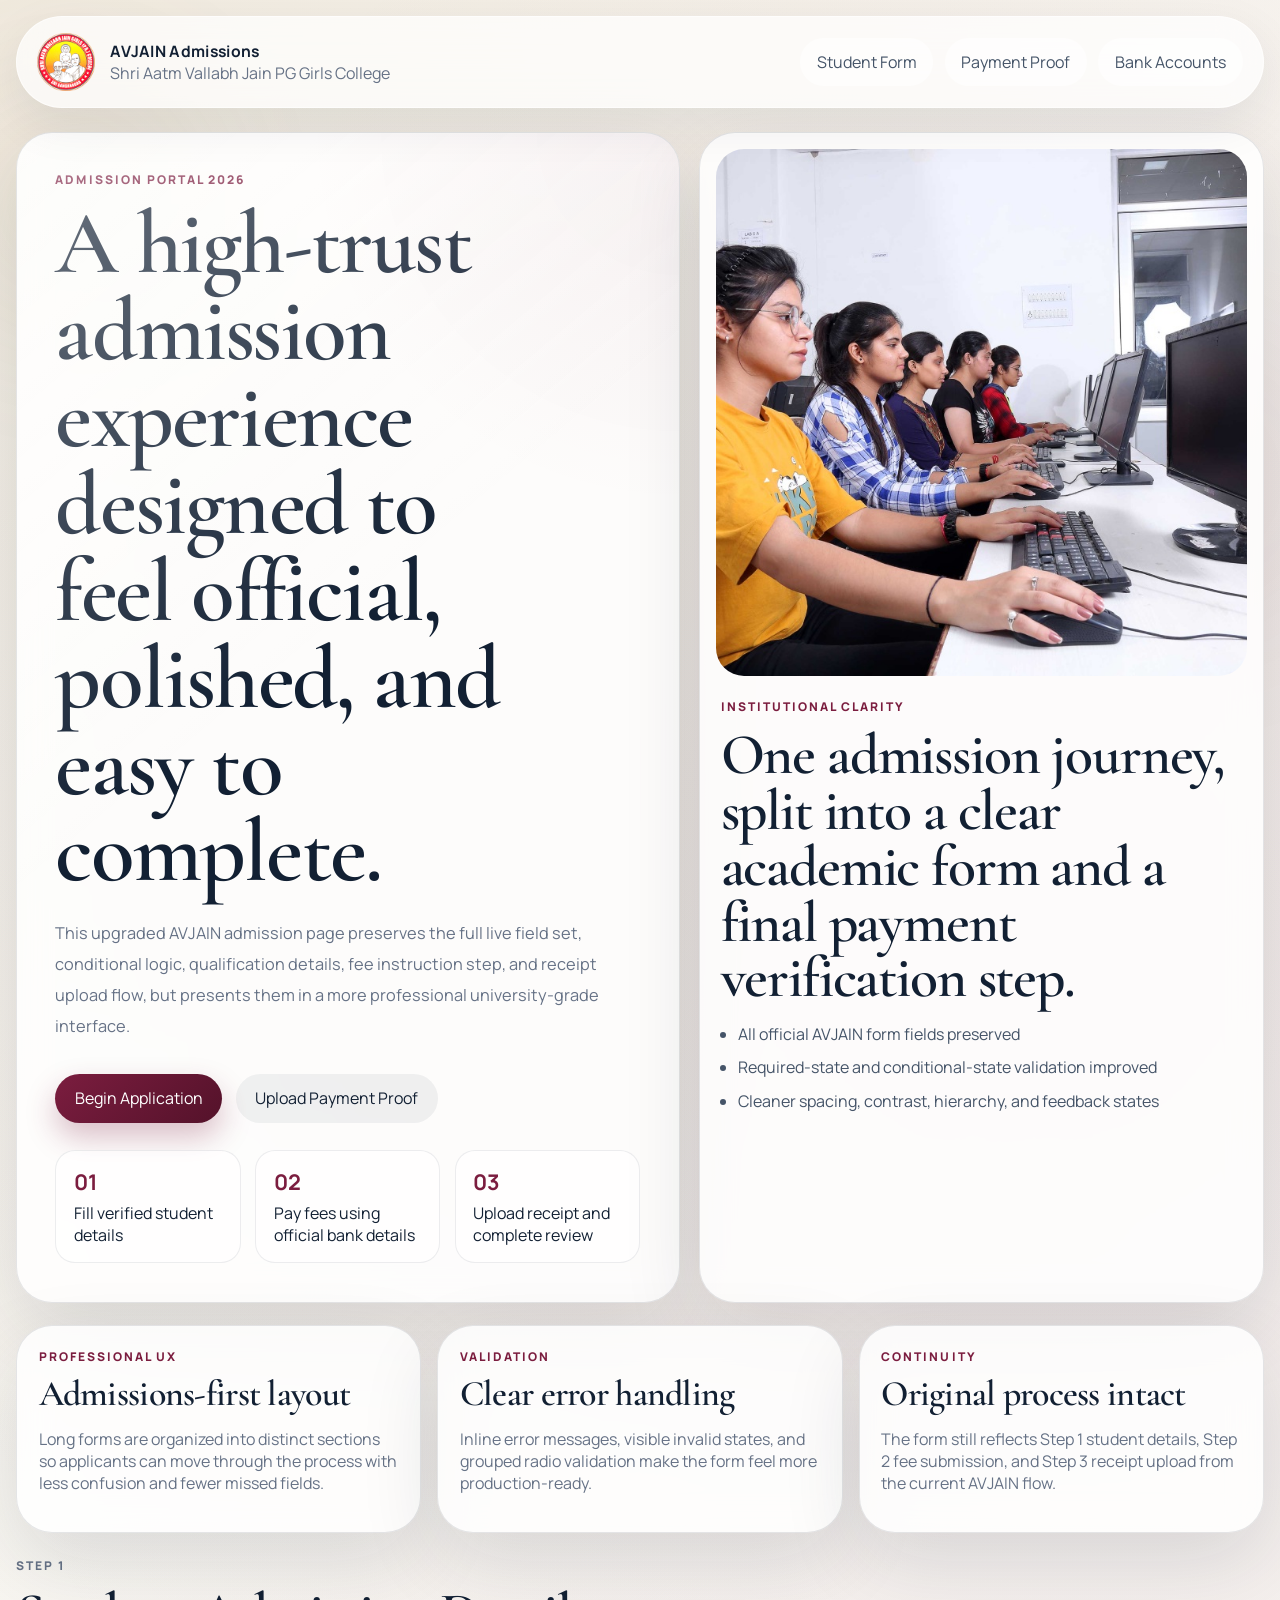
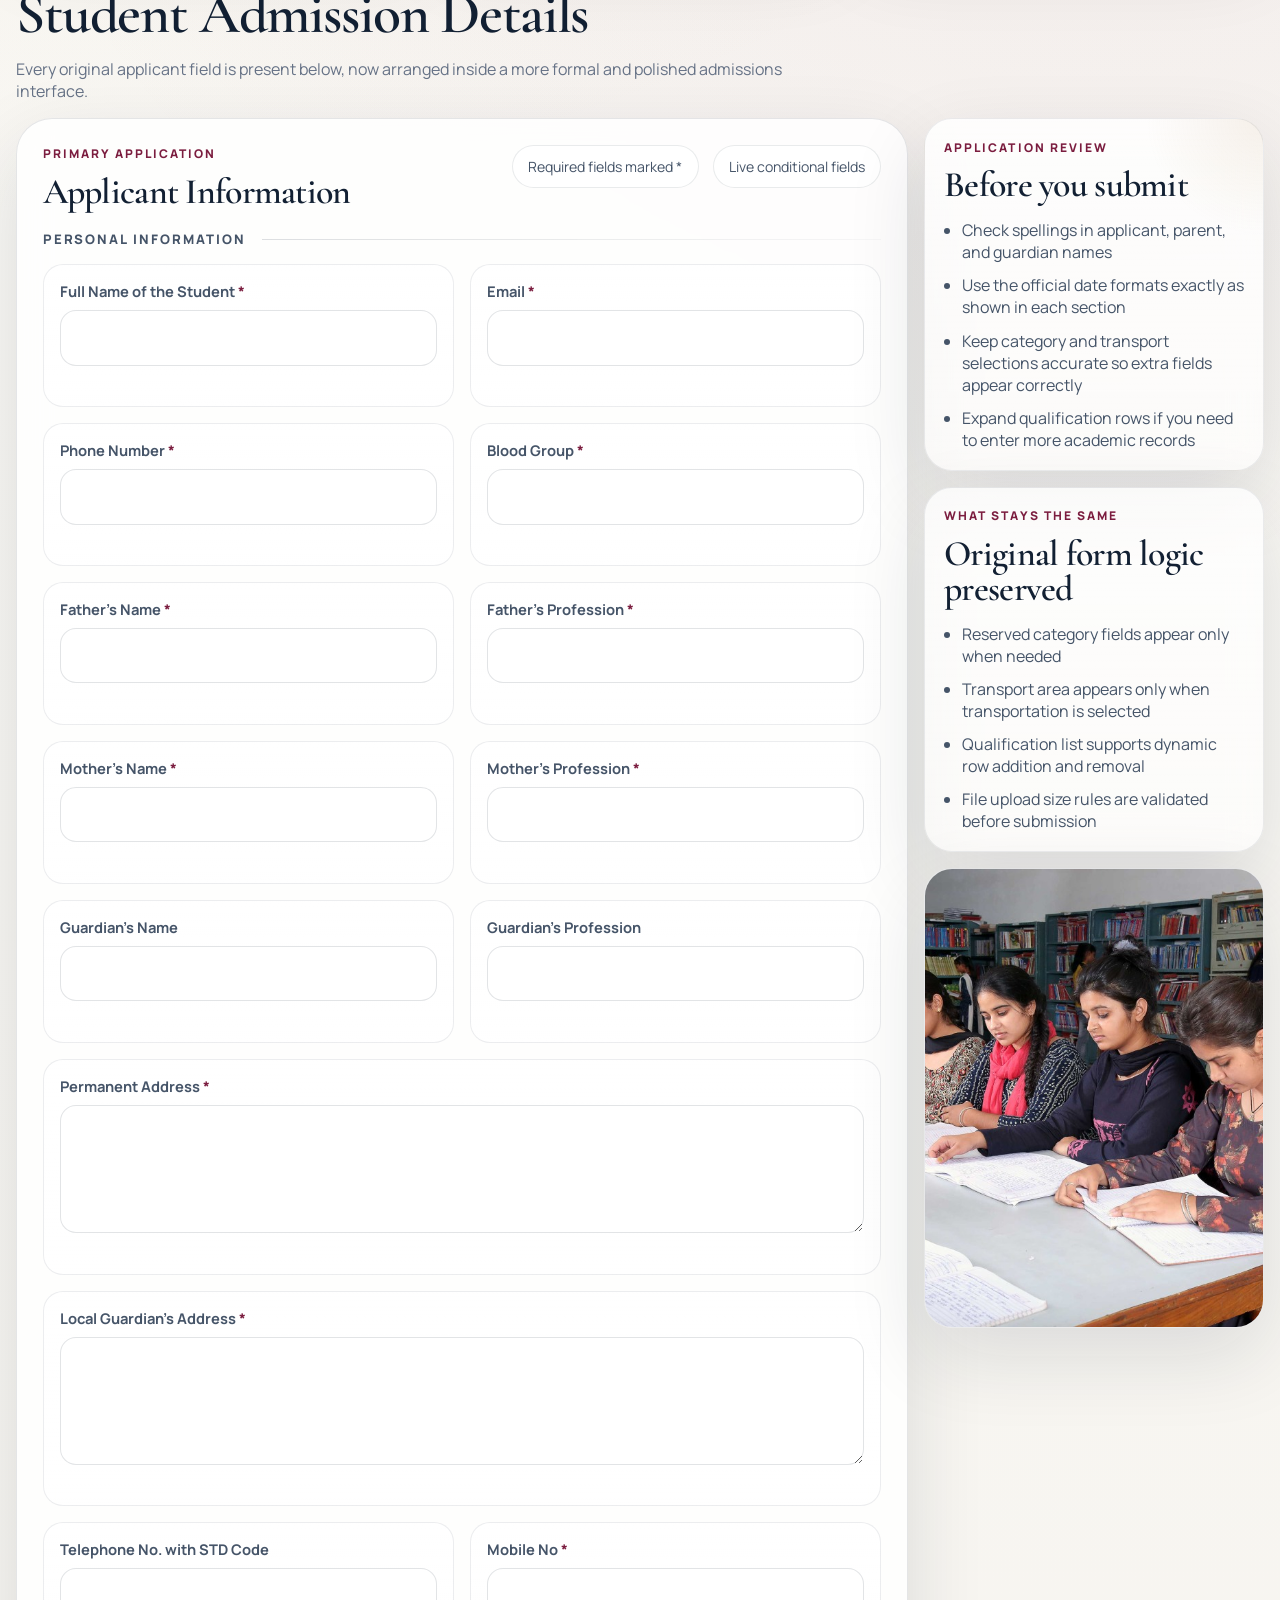
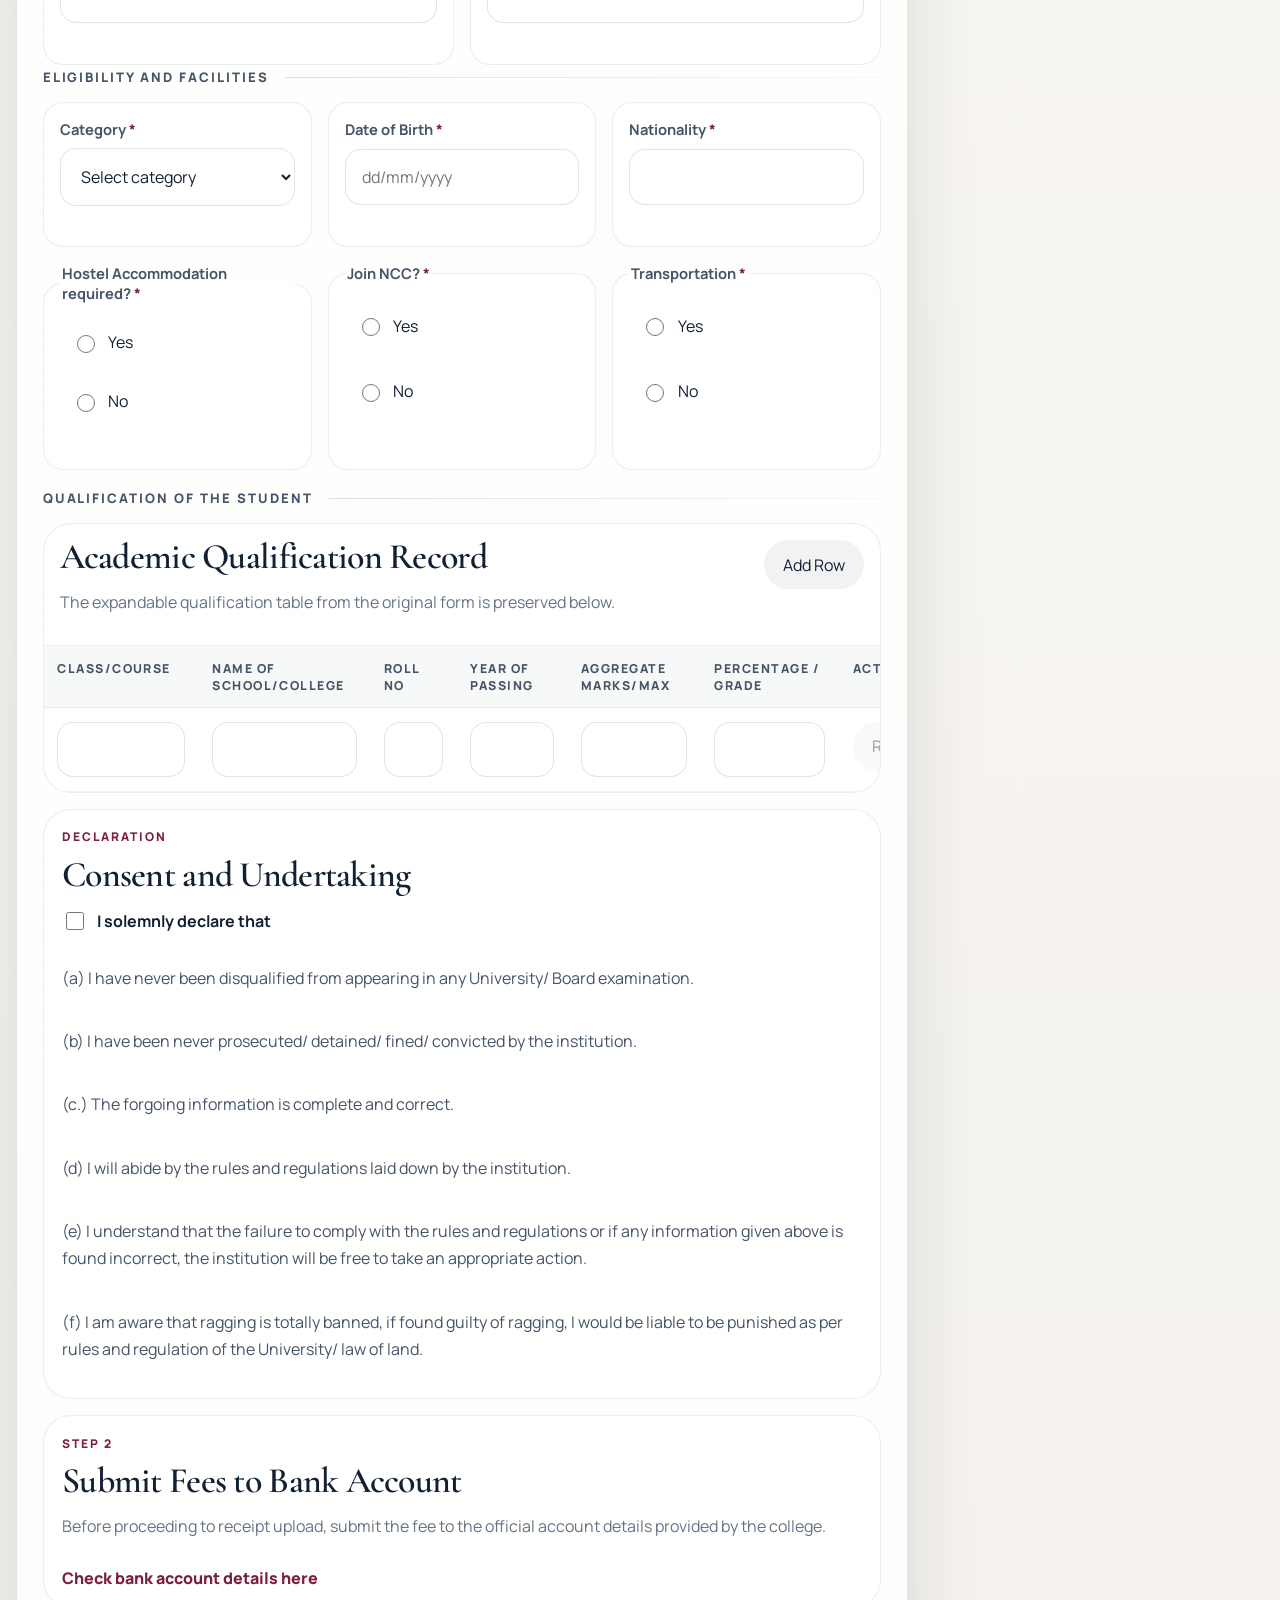
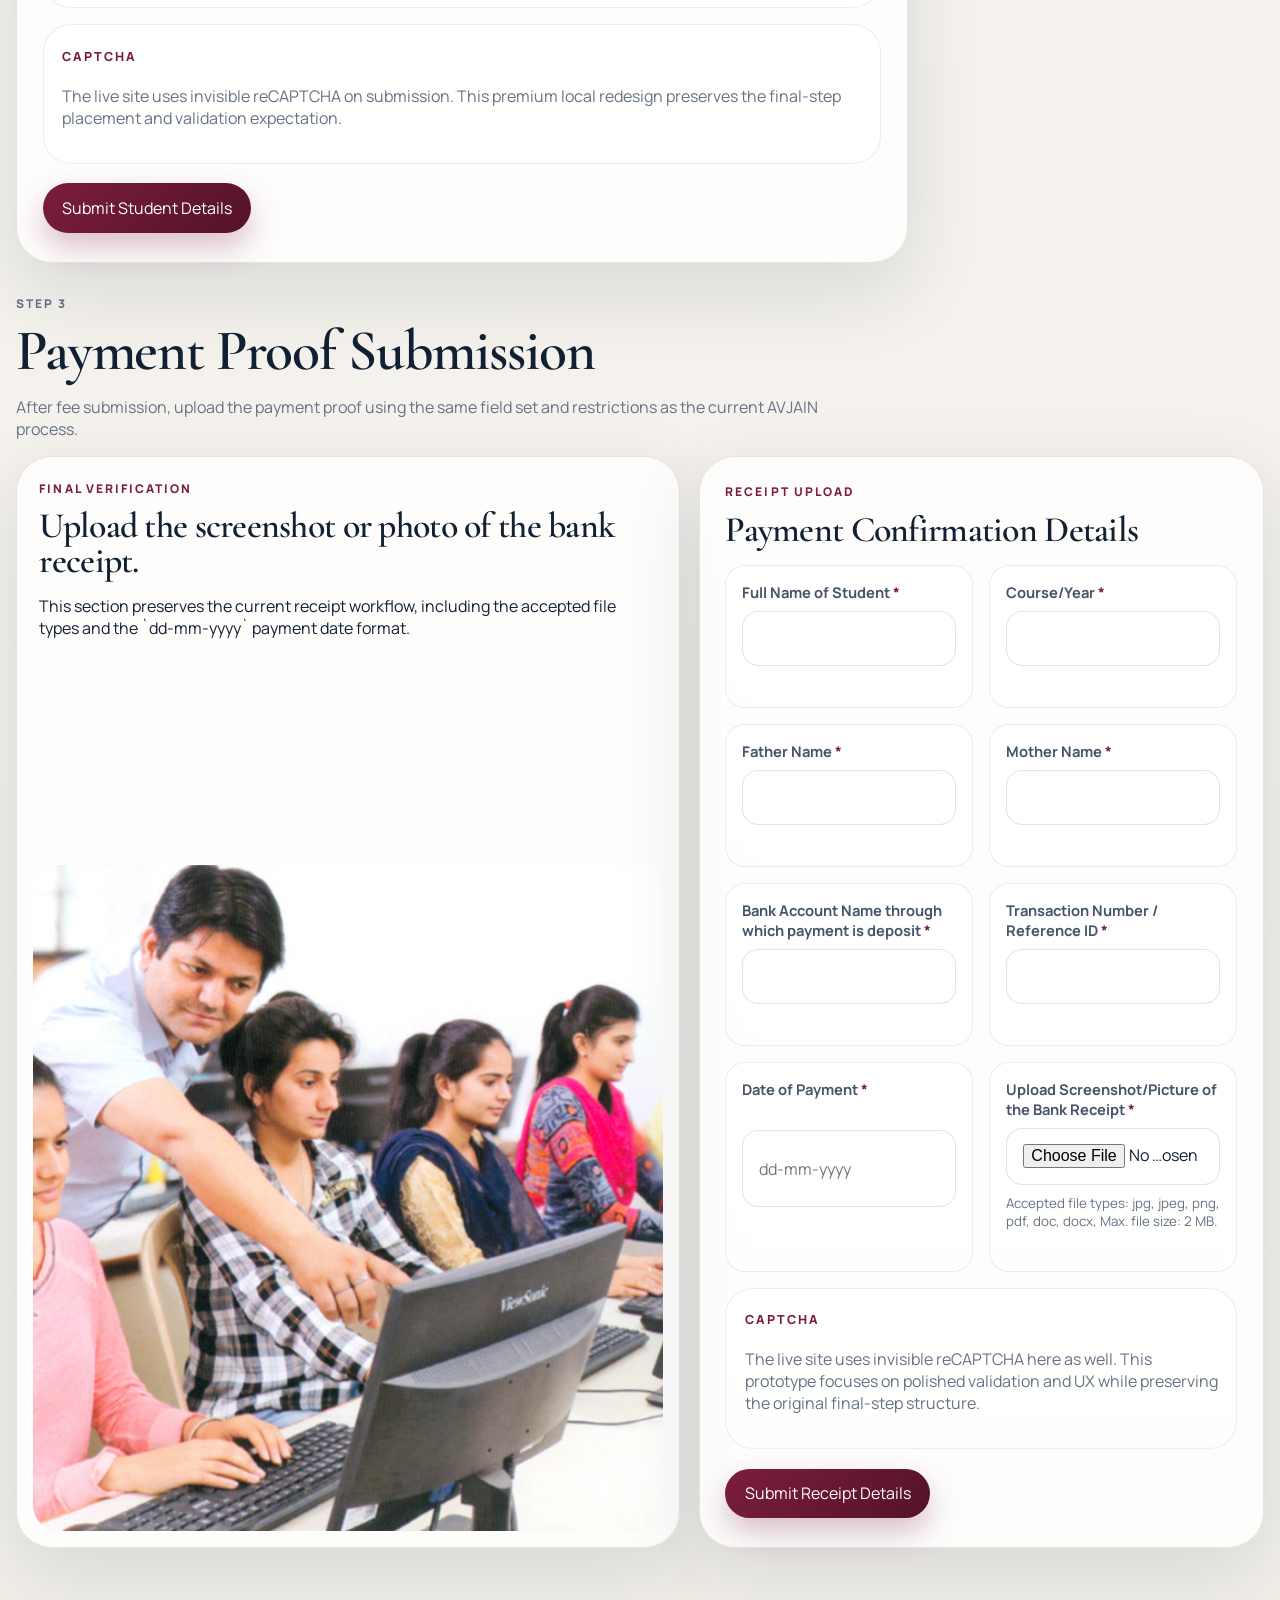
<file: admission form/index.html>
<!DOCTYPE html>
<html lang="en">
<head>
  <meta charset="UTF-8">
  <meta name="viewport" content="width=device-width, initial-scale=1.0">
  <title>AVJAIN Admission Form 2026</title>
  <meta
    name="description"
    content="A premium 2026 redesign of the AVJAIN admission form with the full student details flow and payment receipt upload."
  >
  <link rel="preconnect" href="https://fonts.googleapis.com">
  <link rel="preconnect" href="https://fonts.gstatic.com" crossorigin>
  <link href="https://fonts.googleapis.com/css2?family=Cormorant+Garamond:wght@500;600;700&family=Manrope:wght@400;500;600;700;800&display=swap" rel="stylesheet">
  <link rel="stylesheet" href="styles.css">
</head>
<body>
  <div class="site-noise site-noise-one" aria-hidden="true"></div>
  <div class="site-noise site-noise-two" aria-hidden="true"></div>

  <div class="page-shell">
    <header class="site-header">
      <a class="brand" href="../avjain-2026/index.html">
        <img src="../avjain-2026/assets/logo.png" alt="AVJAIN logo">
        <div class="brand-copy">
          <strong>AVJAIN Admissions</strong>
          <span>Shri Aatm Vallabh Jain  PG Girls College</span>
        </div>
      </a>

      <nav class="top-nav" aria-label="Primary">
        <a href="#student-form">Student Form</a>
        <a href="#payment-form">Payment Proof</a>
        <a class="top-link-accent" href="https://avjain.org/bank-accounts/" target="_blank" rel="noreferrer">Bank Accounts</a>
      </nav>
    </header>

    <main>
      <section class="hero">
        <div class="hero-copy">
          <p class="eyebrow">Admission Portal 2026</p>
          <h1>A high-trust admission experience designed to feel official, polished, and easy to complete.</h1>
          <p class="hero-text">
            This upgraded AVJAIN admission page preserves the full live field set, conditional logic, qualification details, fee instruction step, and receipt upload flow, but presents them in a more professional university-grade interface.
          </p>

          <div class="hero-actions">
            <a class="button button-primary" href="#student-form">Begin Application</a>
            <a class="button button-secondary" href="#payment-form">Upload Payment Proof</a>
          </div>

          <div class="hero-metrics">
            <article>
              <strong>01</strong>
              <span>Fill verified student details</span>
            </article>
            <article>
              <strong>02</strong>
              <span>Pay fees using official bank details</span>
            </article>
            <article>
              <strong>03</strong>
              <span>Upload receipt and complete review</span>
            </article>
          </div>
        </div>

        <div class="hero-panel">
          <div class="hero-image-frame">
            <img src="../avjain-2026/assets/hero-program.jpg" alt="AVJAIN campus academic visual">
          </div>
          <div class="hero-note">
            <p class="eyebrow">Institutional clarity</p>
            <h2>One admission journey, split into a clear academic form and a final payment verification step.</h2>
            <ul class="hero-list">
              <li>All official AVJAIN form fields preserved</li>
              <li>Required-state and conditional-state validation improved</li>
              <li>Cleaner spacing, contrast, hierarchy, and feedback states</li>
            </ul>
          </div>
        </div>
      </section>

      <section class="assurance-strip">
        <article class="assurance-card">
          <p class="eyebrow">Professional UX</p>
          <h3>Admissions-first layout</h3>
          <p>Long forms are organized into distinct sections so applicants can move through the process with less confusion and fewer missed fields.</p>
        </article>
        <article class="assurance-card">
          <p class="eyebrow">Validation</p>
          <h3>Clear error handling</h3>
          <p>Inline error messages, visible invalid states, and grouped radio validation make the form feel more production-ready.</p>
        </article>
        <article class="assurance-card">
          <p class="eyebrow">Continuity</p>
          <h3>Original process intact</h3>
          <p>The form still reflects Step 1 student details, Step 2 fee submission, and Step 3 receipt upload from the current AVJAIN flow.</p>
        </article>
      </section>

      <section class="form-section" id="student-form">
        <div class="section-heading">
          <p class="eyebrow">Step 1</p>
          <h2>Student Admission Details</h2>
          <p>Every original applicant field is present below, now arranged inside a more formal and polished admissions interface.</p>
        </div>

        <div class="admission-layout">
          <form class="form-card" id="studentDetailsForm" novalidate>
            <div class="form-topbar">
              <div>
                <p class="eyebrow">Primary Application</p>
                <h3>Applicant Information</h3>
              </div>
              <div class="form-chip-row">
                <span class="form-chip">Required fields marked *</span>
                <span class="form-chip">Live conditional fields</span>
              </div>
            </div>

            <div class="section-divider">
              <span>Personal Information</span>
            </div>

            <div class="field-grid two-up">
              <label class="field" data-field-label="Full Name of the Student">
                <span>Full Name of the Student <em>*</em></span>
                <input type="text" name="fullName" required>
                <small class="field-error" aria-live="polite"></small>
              </label>
              <label class="field" data-field-label="Email">
                <span>Email <em>*</em></span>
                <input type="email" name="email" required>
                <small class="field-error" aria-live="polite"></small>
              </label>
              <label class="field" data-field-label="Phone Number">
                <span>Phone Number <em>*</em></span>
                <input type="tel" name="phoneNumber" inputmode="numeric" required>
                <small class="field-error" aria-live="polite"></small>
              </label>
              <label class="field" data-field-label="Blood Group">
                <span>Blood Group <em>*</em></span>
                <input type="text" name="bloodGroup" required>
                <small class="field-error" aria-live="polite"></small>
              </label>
              <label class="field" data-field-label="Father's Name">
                <span>Father's Name <em>*</em></span>
                <input type="text" name="fatherName" required>
                <small class="field-error" aria-live="polite"></small>
              </label>
              <label class="field" data-field-label="Father's Profession">
                <span>Father's Profession <em>*</em></span>
                <input type="text" name="fatherProfession" required>
                <small class="field-error" aria-live="polite"></small>
              </label>
              <label class="field" data-field-label="Mother's Name">
                <span>Mother's Name <em>*</em></span>
                <input type="text" name="motherName" required>
                <small class="field-error" aria-live="polite"></small>
              </label>
              <label class="field" data-field-label="Mother's Profession">
                <span>Mother's Profession <em>*</em></span>
                <input type="text" name="motherProfession" required>
                <small class="field-error" aria-live="polite"></small>
              </label>
              <label class="field" data-field-label="Guardian's Name">
                <span>Guardian's Name</span>
                <input type="text" name="guardianName">
                <small class="field-error" aria-live="polite"></small>
              </label>
              <label class="field" data-field-label="Guardian's Profession">
                <span>Guardian's Profession</span>
                <input type="text" name="guardianProfession">
                <small class="field-error" aria-live="polite"></small>
              </label>
              <label class="field field-full" data-field-label="Permanent Address">
                <span>Permanent Address <em>*</em></span>
                <textarea name="permanentAddress" rows="4" required></textarea>
                <small class="field-error" aria-live="polite"></small>
              </label>
              <label class="field field-full" data-field-label="Local Guardian's Address">
                <span>Local Guardian's Address <em>*</em></span>
                <textarea name="localGuardianAddress" rows="4" required></textarea>
                <small class="field-error" aria-live="polite"></small>
              </label>
              <label class="field" data-field-label="Telephone No. with STD Code">
                <span>Telephone No. with STD Code</span>
                <input type="text" name="telephoneStdCode">
                <small class="field-error" aria-live="polite"></small>
              </label>
              <label class="field" data-field-label="Mobile No">
                <span>Mobile No <em>*</em></span>
                <input type="tel" name="mobileNo" inputmode="numeric" required>
                <small class="field-error" aria-live="polite"></small>
              </label>
            </div>

            <div class="section-divider">
              <span>Eligibility and Facilities</span>
            </div>

            <div class="field-grid three-up">
              <label class="field" data-field-label="Category">
                <span>Category <em>*</em></span>
                <select name="category" id="categorySelect" required>
                  <option value="">Select category</option>
                  <option value="General">General</option>
                  <option value="SC">SC</option>
                  <option value="ST">ST</option>
                  <option value="Backward Class">Backward Class</option>
                  <option value="Any other reserved category">Any other reserved category</option>
                </select>
                <small class="field-error" aria-live="polite"></small>
              </label>
              <label class="field is-hidden" id="reservedCategoryNameField" data-field-label="Reserved Category Name">
                <span>Reserved Category Name</span>
                <input type="text" name="reservedCategoryName">
                <small class="field-error" aria-live="polite"></small>
              </label>
              <label class="field is-hidden" id="reservedCategoryCertificateField" data-field-label="Reserved Category Certificate">
                <span>Please attach certificate from the competent authority</span>
                <input type="file" name="reservedCategoryCertificate" data-max-size="2097152">
                <small>Max. file size: 2 MB.</small>
                <small class="field-error" aria-live="polite"></small>
              </label>
              <label class="field" data-field-label="Date of Birth">
                <span>Date of Birth <em>*</em></span>
                <input type="text" name="dateOfBirth" placeholder="dd/mm/yyyy" pattern="^(0[1-9]|[12][0-9]|3[01])/(0[1-9]|1[0-2])/[0-9]{4}$" required>
                <small class="field-error" aria-live="polite"></small>
              </label>
              <label class="field" data-field-label="Nationality">
                <span>Nationality <em>*</em></span>
                <input type="text" name="nationality" required>
                <small class="field-error" aria-live="polite"></small>
              </label>
            </div>

            <div class="choice-grid">
              <fieldset class="choice-field" data-field-label="Hostel Accommodation required?">
                <legend>Hostel Accommodation required? <em>*</em></legend>
                <label><input type="radio" name="hostelAccommodation" value="Yes" required> Yes</label>
                <label><input type="radio" name="hostelAccommodation" value="No" required> No</label>
                <small class="field-error" aria-live="polite"></small>
              </fieldset>
              <fieldset class="choice-field" data-field-label="Join NCC?">
                <legend>Join NCC? <em>*</em></legend>
                <label><input type="radio" name="joinNcc" value="Yes" required> Yes</label>
                <label><input type="radio" name="joinNcc" value="No" required> No</label>
                <small class="field-error" aria-live="polite"></small>
              </fieldset>
              <fieldset class="choice-field" data-field-label="Transportation">
                <legend>Transportation <em>*</em></legend>
                <label><input type="radio" name="transportation" value="Yes" required> Yes</label>
                <label><input type="radio" name="transportation" value="No" required> No</label>
                <small class="field-error" aria-live="polite"></small>
              </fieldset>
            </div>

            <div class="field-grid">
              <label class="field field-full is-hidden" id="transportAreaField" data-field-label="Area">
                <span>Area</span>
                <input type="text" name="transportArea">
                <small class="field-error" aria-live="polite"></small>
              </label>
            </div>

            <div class="section-divider">
              <span>Qualification of the Student</span>
            </div>

            <div class="table-shell">
              <div class="table-head">
                <div>
                  <h3>Academic Qualification Record</h3>
                  <p>The expandable qualification table from the original form is preserved below.</p>
                </div>
                <button class="button button-secondary" type="button" id="addQualificationRow">Add Row</button>
              </div>

              <div class="table-wrap">
                <table class="qualification-table">
                  <thead>
                    <tr>
                      <th>Class/Course</th>
                      <th>Name of School/College</th>
                      <th>Roll No</th>
                      <th>Year of Passing</th>
                      <th>Aggregate Marks/Max</th>
                      <th>Percentage / Grade</th>
                      <th>Action</th>
                    </tr>
                  </thead>
                  <tbody id="qualificationRows"></tbody>
                </table>
              </div>
            </div>

            <div class="consent-card" data-field-label="Consent">
              <div>
                <p class="eyebrow">Declaration</p>
                <h3>Consent and Undertaking</h3>
              </div>
              <label class="consent-check">
                <input type="checkbox" name="consent" required>
                <span>I solemnly declare that</span>
              </label>
              <div class="consent-copy">
                <p>(a) I have never been disqualified from appearing in any University/ Board examination.</p>
                <p>(b) I have been never prosecuted/ detained/ fined/ convicted by the institution.</p>
                <p>(c.) The forgoing information is complete and correct.</p>
                <p>(d) I will abide by the rules and regulations laid down by the institution.</p>
                <p>(e) I understand that the failure to comply with the rules and regulations or if any information given above is found incorrect, the institution will be free to take an appropriate action.</p>
                <p>(f) I am aware that ragging is totally banned, if found guilty of ragging, I would be liable to be punished as per rules and regulation of the University/ law of land.</p>
              </div>
              <small class="field-error" aria-live="polite"></small>
            </div>

            <div class="step-banner">
              <p class="eyebrow">Step 2</p>
              <h3>Submit Fees to Bank Account</h3>
              <p>Before proceeding to receipt upload, submit the fee to the official account details provided by the college.</p>
              <a href="https://avjain.org/bank-accounts/" target="_blank" rel="noreferrer">Check bank account details here</a>
            </div>

            <div class="captcha-note">
              <span>CAPTCHA</span>
              <p>The live site uses invisible reCAPTCHA on submission. This premium local redesign preserves the final-step placement and validation expectation.</p>
            </div>

            <div class="form-actions">
              <button class="button button-primary" type="submit">Submit Student Details</button>
              <p class="status-text" id="studentStatus" aria-live="polite"></p>
            </div>
          </form>

          <aside class="side-panel">
            <article class="side-card side-card-accent">
              <p class="eyebrow">Application Review</p>
              <h3>Before you submit</h3>
              <ul class="side-list">
                <li>Check spellings in applicant, parent, and guardian names</li>
                <li>Use the official date formats exactly as shown in each section</li>
                <li>Keep category and transport selections accurate so extra fields appear correctly</li>
                <li>Expand qualification rows if you need to enter more academic records</li>
              </ul>
            </article>

            <article class="side-card">
              <p class="eyebrow">What stays the same</p>
              <h3>Original form logic preserved</h3>
              <ul class="side-list">
                <li>Reserved category fields appear only when needed</li>
                <li>Transport area appears only when transportation is selected</li>
                <li>Qualification list supports dynamic row addition and removal</li>
                <li>File upload size rules are validated before submission</li>
              </ul>
            </article>

            <article class="side-card side-visual-card">
              <img src="../avjain-2026/assets/management.jpg" alt="AVJAIN admissions visual">
              <div>
                <p class="eyebrow">Admissions Desk</p>
                <h3>Professional and applicant-friendly.</h3>
                <p>This version focuses on trust, polish, and clarity while remaining faithful to the actual AVJAIN form flow.</p>
              </div>
            </article>
          </aside>
        </div>
      </section>

      <section class="form-section payment-section" id="payment-form">
        <div class="section-heading">
          <p class="eyebrow">Step 3</p>
          <h2>Payment Proof Submission</h2>
          <p>After fee submission, upload the payment proof using the same field set and restrictions as the current AVJAIN process.</p>
        </div>

        <div class="payment-layout">
          <div class="payment-copy">
            <div class="payment-copy-top">
              <p class="eyebrow">Final Verification</p>
              <h3>Upload the screenshot or photo of the bank receipt.</h3>
              <p>This section preserves the current receipt workflow, including the accepted file types and the `dd-mm-yyyy` payment date format.</p>
            </div>
            <img src="../avjain-2026/assets/computer-science.jpg" alt="AVJAIN student activity visual">
          </div>

          <form class="form-card compact-card" id="paymentProofForm" novalidate>
            <div class="form-topbar">
              <div>
                <p class="eyebrow">Receipt Upload</p>
                <h3>Payment Confirmation Details</h3>
              </div>
            </div>

            <div class="field-grid two-up">
              <label class="field" data-field-label="Full Name of Student">
                <span>Full Name of Student <em>*</em></span>
                <input type="text" name="paymentStudentName" required>
                <small class="field-error" aria-live="polite"></small>
              </label>
              <label class="field" data-field-label="Course/Year">
                <span>Course/Year <em>*</em></span>
                <input type="text" name="courseYear" required>
                <small class="field-error" aria-live="polite"></small>
              </label>
              <label class="field" data-field-label="Father Name">
                <span>Father Name <em>*</em></span>
                <input type="text" name="paymentFatherName" required>
                <small class="field-error" aria-live="polite"></small>
              </label>
              <label class="field" data-field-label="Mother Name">
                <span>Mother Name <em>*</em></span>
                <input type="text" name="paymentMotherName" required>
                <small class="field-error" aria-live="polite"></small>
              </label>
              <label class="field" data-field-label="Bank Account Name">
                <span>Bank Account Name through which payment is deposit <em>*</em></span>
                <input type="text" name="bankAccountName" required>
                <small class="field-error" aria-live="polite"></small>
              </label>
              <label class="field" data-field-label="Transaction Number / Reference ID">
                <span>Transaction Number / Reference ID <em>*</em></span>
                <input type="text" name="transactionReference" required>
                <small class="field-error" aria-live="polite"></small>
              </label>
              <label class="field" data-field-label="Date of Payment">
                <span>Date of Payment <em>*</em></span>
                <input type="text" name="dateOfPayment" placeholder="dd-mm-yyyy" pattern="^(0[1-9]|[12][0-9]|3[01])-(0[1-9]|1[0-2])-[0-9]{4}$" required>
                <small class="field-error" aria-live="polite"></small>
              </label>
              <label class="field" data-field-label="Bank Receipt">
                <span>Upload Screenshot/Picture of the Bank Receipt <em>*</em></span>
                <input type="file" name="bankReceipt" accept=".jpg,.jpeg,.png,.pdf,.doc,.docx" data-max-size="2097152" required>
                <small>Accepted file types: jpg, jpeg, png, pdf, doc, docx, Max. file size: 2 MB.</small>
                <small class="field-error" aria-live="polite"></small>
              </label>
            </div>

            <div class="captcha-note">
              <span>CAPTCHA</span>
              <p>The live site uses invisible reCAPTCHA here as well. This prototype focuses on polished validation and UX while preserving the original final-step structure.</p>
            </div>

            <div class="form-actions">
              <button class="button button-primary" type="submit">Submit Receipt Details</button>
              <p class="status-text" id="paymentStatus" aria-live="polite"></p>
            </div>
          </form>
        </div>
      </section>
    </main>
  </div>

  <template id="qualificationRowTemplate">
    <tr>
      <td><input type="text" name="qualificationClassCourse[]"></td>
      <td><input type="text" name="qualificationSchoolCollege[]"></td>
      <td><input type="text" name="qualificationRollNo[]"></td>
      <td><input type="text" name="qualificationYearPassing[]"></td>
      <td><input type="text" name="qualificationMarks[]"></td>
      <td><input type="text" name="qualificationPercentageGrade[]"></td>
      <td><button class="table-action" type="button" data-remove-row>Remove</button></td>
    </tr>
  </template>

  <script src="script.js"></script>
</body>
</html>
</file>
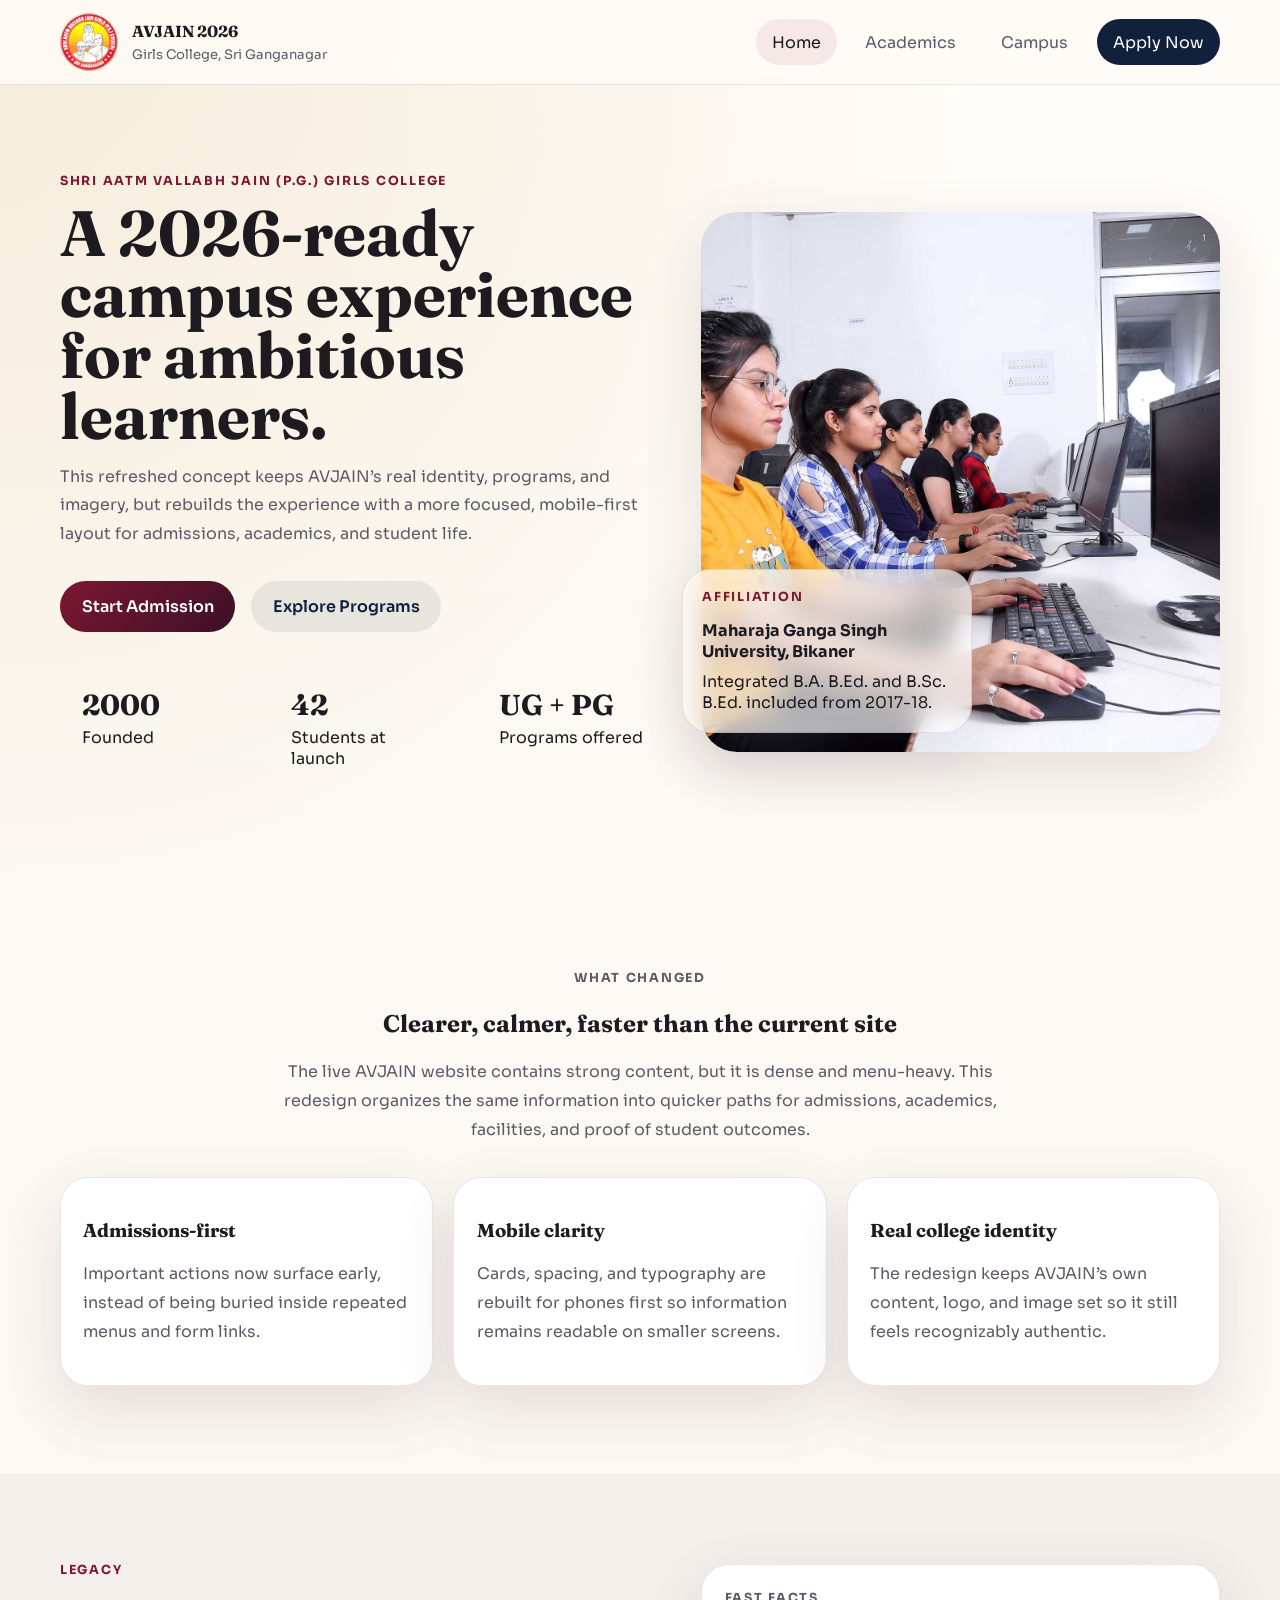
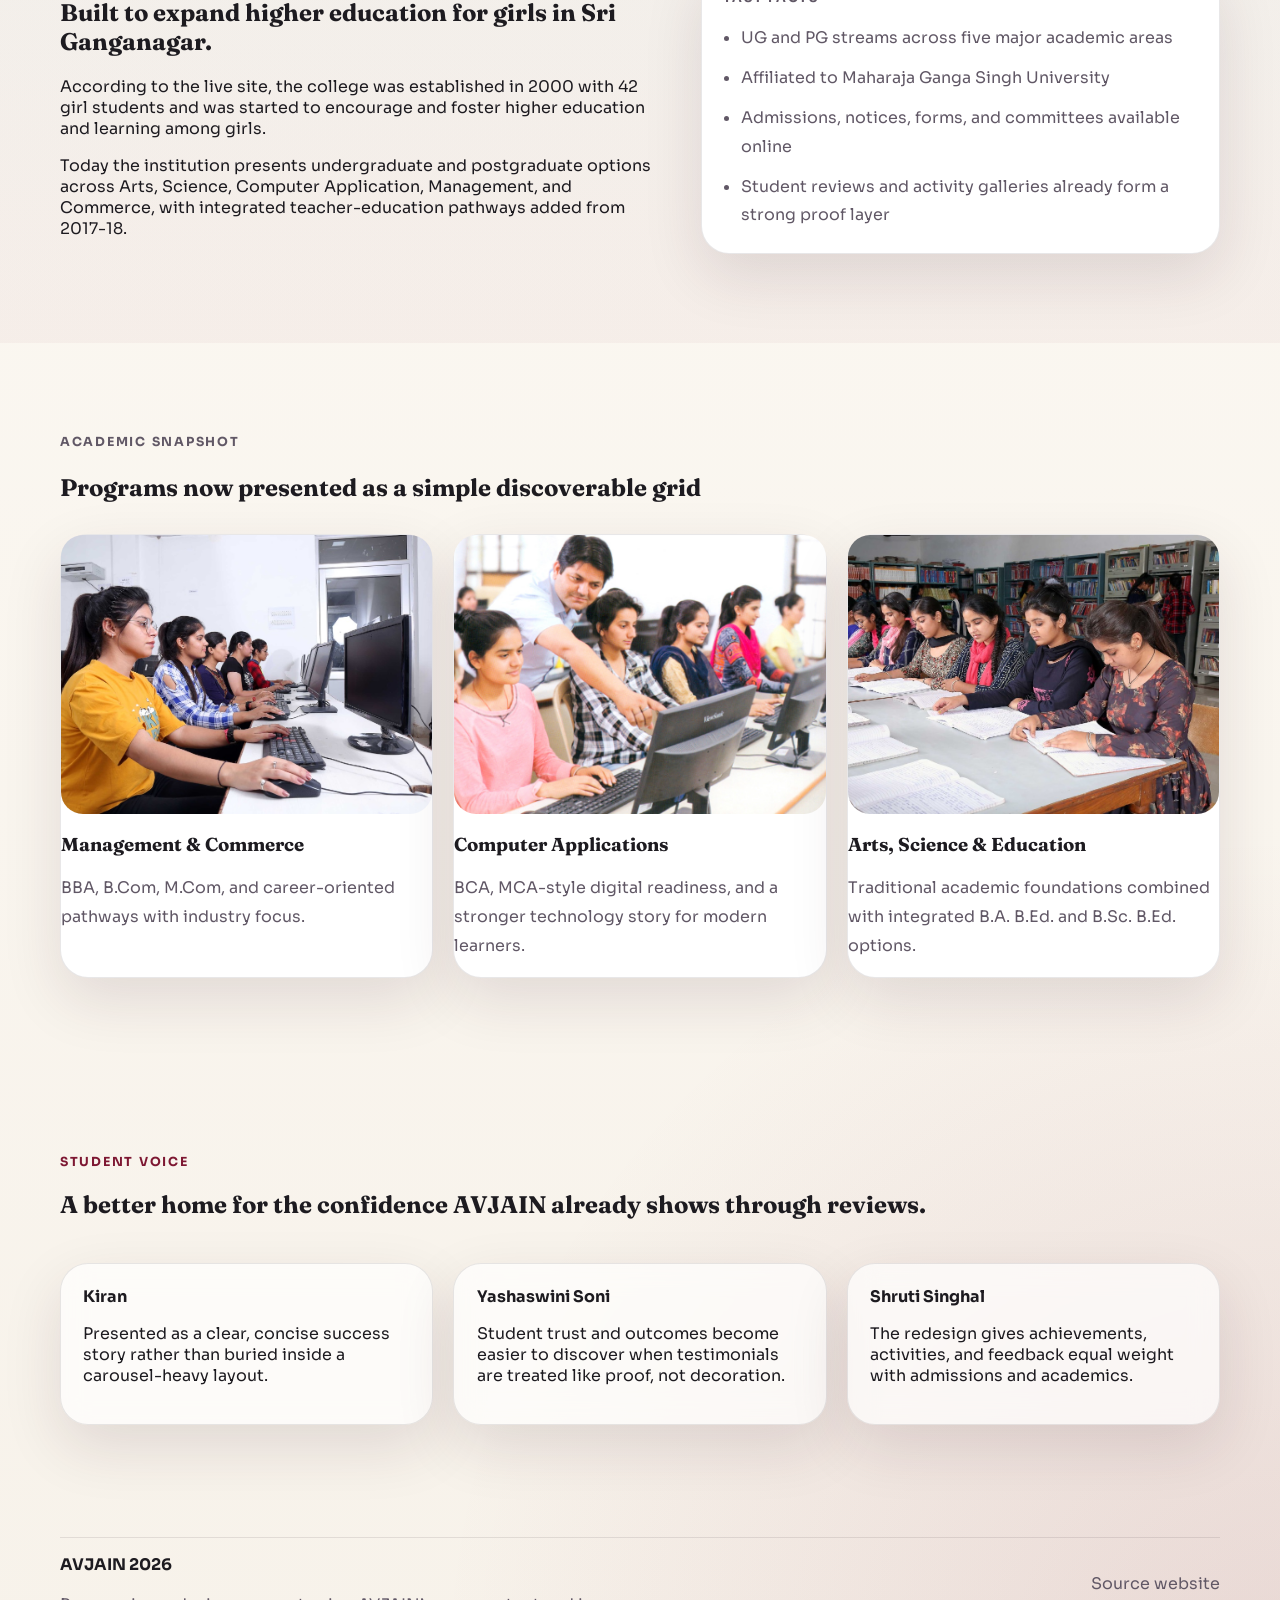
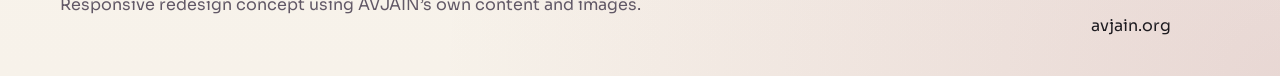
<file: avjain-2026/index.html>
<!DOCTYPE html>
<html lang="en">
<head>
  <meta charset="UTF-8">
  <meta name="viewport" content="width=device-width, initial-scale=1.0">
  <title>AVJAIN 2026 | Home</title>
  <meta name="description" content="A responsive 2026 redesign concept for Shri Aatm Vallabh Jain (P.G.) Girls College, built using the same AVJAIN website imagery and refreshed content hierarchy.">
  <link rel="preconnect" href="https://fonts.googleapis.com">
  <link rel="preconnect" href="https://fonts.gstatic.com" crossorigin>
  <link href="https://fonts.googleapis.com/css2?family=Fraunces:opsz,wght@9..144,600;9..144,700&family=Sora:wght@400;500;600;700&display=swap" rel="stylesheet">
  <link rel="stylesheet" href="styles.css">
</head>
<body>
  <header class="site-header">
    <div class="container nav-shell">
      <a class="brand" href="index.html">
        <img src="assets/logo.png" alt="AVJAIN logo">
        <div>
          <strong>AVJAIN 2026</strong>
          <span>Girls College, Sri Ganganagar</span>
        </div>
      </a>
      <button class="nav-toggle" type="button" aria-label="Open navigation">Menu</button>
      <nav class="site-nav">
        <a class="active" href="index.html">Home</a>
        <a href="academics.html">Academics</a>
        <a href="campus.html">Campus</a>
        <a class="nav-cta" href="https://avjain.org/admission-form/" target="_blank" rel="noreferrer">Apply Now</a>
      </nav>
    </div>
  </header>

  <main>
    <section class="hero section">
      <div class="container hero-grid">
        <div class="hero-copy">
          <p class="eyebrow">Shri Aatm Vallabh Jain (P.G.) Girls College</p>
          <h1>A 2026-ready campus experience for ambitious learners.</h1>
          <p class="lede">
            This refreshed concept keeps AVJAIN’s real identity, programs, and imagery, but rebuilds the experience with a more focused, mobile-first layout for admissions, academics, and student life.
          </p>
          <div class="hero-actions">
            <a class="btn btn-primary" href="https://avjain.org/admission-form/" target="_blank" rel="noreferrer">Start Admission</a>
            <a class="btn btn-secondary" href="academics.html">Explore Programs</a>
          </div>
          <div class="stat-row">
            <article>
              <strong>2000</strong>
              <span>Founded</span>
            </article>
            <article>
              <strong>42</strong>
              <span>Students at launch</span>
            </article>
            <article>
              <strong>UG + PG</strong>
              <span>Programs offered</span>
            </article>
          </div>
        </div>
        <div class="hero-visual">
          <img src="assets/hero-program.jpg" alt="AVJAIN academic program visual">
          <div class="floating-card glass">
            <p class="eyebrow">Affiliation</p>
            <strong>Maharaja Ganga Singh University, Bikaner</strong>
            <span>Integrated B.A. B.Ed. and B.Sc. B.Ed. included from 2017-18.</span>
          </div>
        </div>
      </div>
    </section>

    <section class="section">
      <div class="container">
        <div class="section-head">
          <p class="eyebrow">What changed</p>
          <h2>Clearer, calmer, faster than the current site</h2>
          <p>
            The live AVJAIN website contains strong content, but it is dense and menu-heavy. This redesign organizes the same information into quicker paths for admissions, academics, facilities, and proof of student outcomes.
          </p>
        </div>
        <div class="feature-grid">
          <article class="panel">
            <h3>Admissions-first</h3>
            <p>Important actions now surface early, instead of being buried inside repeated menus and form links.</p>
          </article>
          <article class="panel">
            <h3>Mobile clarity</h3>
            <p>Cards, spacing, and typography are rebuilt for phones first so information remains readable on smaller screens.</p>
          </article>
          <article class="panel">
            <h3>Real college identity</h3>
            <p>The redesign keeps AVJAIN’s own content, logo, and image set so it still feels recognizably authentic.</p>
          </article>
        </div>
      </div>
    </section>

    <section class="section alt-surface">
      <div class="container story-grid">
        <div>
          <p class="eyebrow">Legacy</p>
          <h2>Built to expand higher education for girls in Sri Ganganagar.</h2>
          <p>
            According to the live site, the college was established in 2000 with 42 girl students and was started to encourage and foster higher education and learning among girls.
          </p>
          <p>
            Today the institution presents undergraduate and postgraduate options across Arts, Science, Computer Application, Management, and Commerce, with integrated teacher-education pathways added from 2017-18.
          </p>
        </div>
        <div class="panel spotlight">
          <p class="eyebrow">Fast facts</p>
          <ul class="clean-list">
            <li>UG and PG streams across five major academic areas</li>
            <li>Affiliated to Maharaja Ganga Singh University</li>
            <li>Admissions, notices, forms, and committees available online</li>
            <li>Student reviews and activity galleries already form a strong proof layer</li>
          </ul>
        </div>
      </div>
    </section>

    <section class="section">
      <div class="container">
        <div class="section-head align-left">
          <p class="eyebrow">Academic snapshot</p>
          <h2>Programs now presented as a simple discoverable grid</h2>
        </div>
        <div class="program-grid">
          <article class="program-card panel">
            <img src="assets/hero-program.jpg" alt="MBA and MCA program visual">
            <div>
              <h3>Management & Commerce</h3>
              <p>BBA, B.Com, M.Com, and career-oriented pathways with industry focus.</p>
            </div>
          </article>
          <article class="program-card panel">
            <img src="assets/computer-science.jpg" alt="Computer science department visual">
            <div>
              <h3>Computer Applications</h3>
              <p>BCA, MCA-style digital readiness, and a stronger technology story for modern learners.</p>
            </div>
          </article>
          <article class="program-card panel">
            <img src="assets/management.jpg" alt="Management department visual">
            <div>
              <h3>Arts, Science & Education</h3>
              <p>Traditional academic foundations combined with integrated B.A. B.Ed. and B.Sc. B.Ed. options.</p>
            </div>
          </article>
        </div>
      </div>
    </section>

    <section class="section">
      <div class="container quote-strip">
        <div>
          <p class="eyebrow">Student voice</p>
          <h2>A better home for the confidence AVJAIN already shows through reviews.</h2>
        </div>
        <div class="quotes">
          <article class="glass">
            <strong>Kiran</strong>
            <p>Presented as a clear, concise success story rather than buried inside a carousel-heavy layout.</p>
          </article>
          <article class="glass">
            <strong>Yashaswini Soni</strong>
            <p>Student trust and outcomes become easier to discover when testimonials are treated like proof, not decoration.</p>
          </article>
          <article class="glass">
            <strong>Shruti Singhal</strong>
            <p>The redesign gives achievements, activities, and feedback equal weight with admissions and academics.</p>
          </article>
        </div>
      </div>
    </section>
  </main>

  <footer class="site-footer">
    <div class="container footer-grid">
      <div>
        <strong>AVJAIN 2026</strong>
        <p>Responsive redesign concept using AVJAIN’s own content and images.</p>
      </div>
      <div>
        <p>Source website</p>
        <a href="https://avjain.org/" target="_blank" rel="noreferrer">avjain.org</a>
      </div>
    </div>
  </footer>

  <script src="script.js"></script>
</body>
</html>
</file>
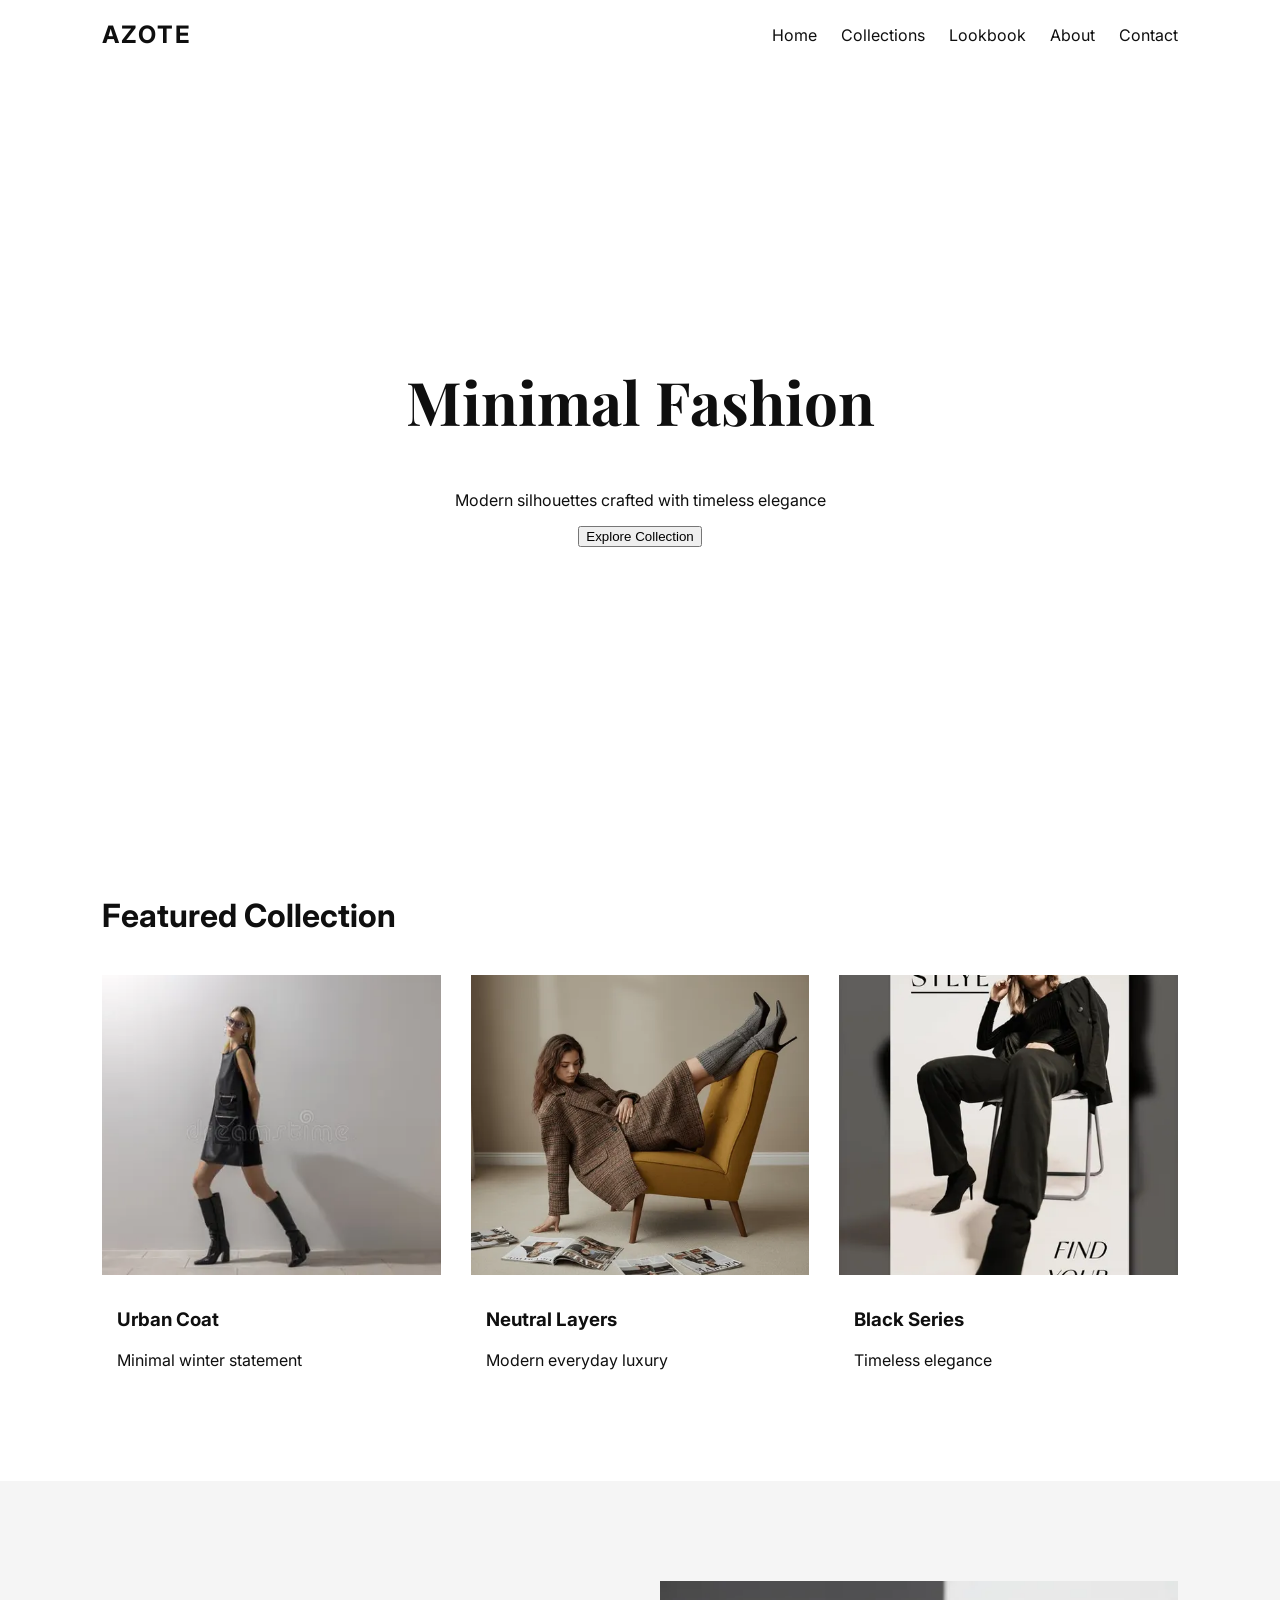
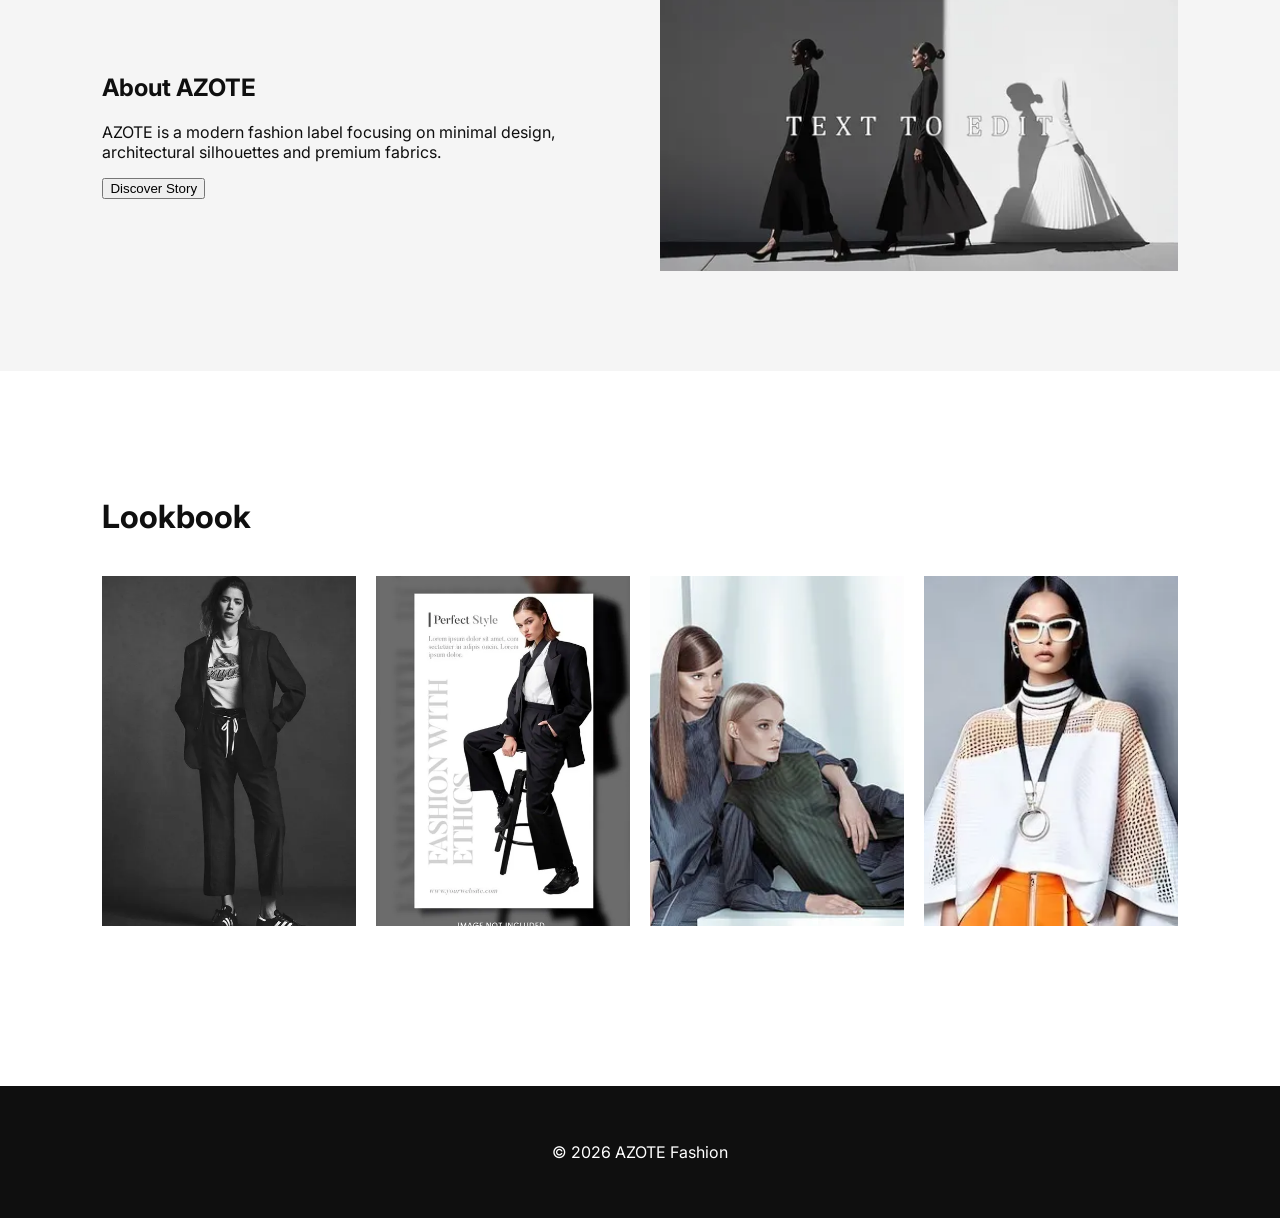
<file: azote-site/index.html>
<html lang="en">
  <head>
    <meta charset="UTF-8" />
    <meta name="viewport" content="width=device-width, initial-scale=1.0" />
    <title>AZOTE Fashion</title>

    <link rel="stylesheet" href="style.css" />

    <link
      href="https://fonts.googleapis.com/css2?family=Playfair+Display:wght@500;700&family=Inter:wght@300;400;500&display=swap"
      rel="stylesheet"
    />
  </head>

  <body>
    <header class="header">
      <div class="logo">AZOTE</div>

      <nav class="nav">
        <a href="index.html">Home</a>
        <a href="collection.html">Collections</a>
        <a href="lookbook.html">Lookbook</a>
        <a href="about.html">About</a>
        <a href="contact.html">Contact</a>
      </nav>
    </header>

    <section class="hero">
      <div class="hero-content">
        <h1>Minimal Fashion</h1>
        <p>Modern silhouettes crafted with timeless elegance</p>

        <button onclick="window.location.href = 'collection.html'">
          Explore Collection
        </button>
      </div>
    </section>

    <section class="section">
      <h2 class="title">Featured Collection</h2>

      <div class="grid">
        <div class="card">
          <img src="images/1.jpg" />
          <div class="card-info">
            <h3>Urban Coat</h3>
            <p>Minimal winter statement</p>
          </div>
        </div>

        <div class="card">
          <img src="images/2.jpg" />
          <div class="card-info">
            <h3>Neutral Layers</h3>
            <p>Modern everyday luxury</p>
          </div>
        </div>

        <div class="card">
          <img src="images/3.jpg" />
          <div class="card-info">
            <h3>Black Series</h3>
            <p>Timeless elegance</p>
          </div>
        </div>
      </div>
    </section>

    <section class="about">
      <div class="about-text">
        <h2>About AZOTE</h2>

        <p>
          AZOTE is a modern fashion label focusing on minimal design,
          architectural silhouettes and premium fabrics.
        </p>

        <button onclick="window.location.href = 'about.html'">
          Discover Story
        </button>
      </div>

      <div class="about-img">
        <img src="images/designer.jpg" />
      </div>
    </section>

    <section class="lookbook">
      <h2 class="title">Lookbook</h2>

      <div class="lookbook-grid">
        <img src="images/4.jpg" />
        <img src="images/5.jpg" />
        <img src="images/6.jpg" />
        <img src="images/7.jpg" />
      </div>
    </section>

    <footer>
      <p>© 2026 AZOTE Fashion</p>
    </footer>
  </body>
</html>
</file>
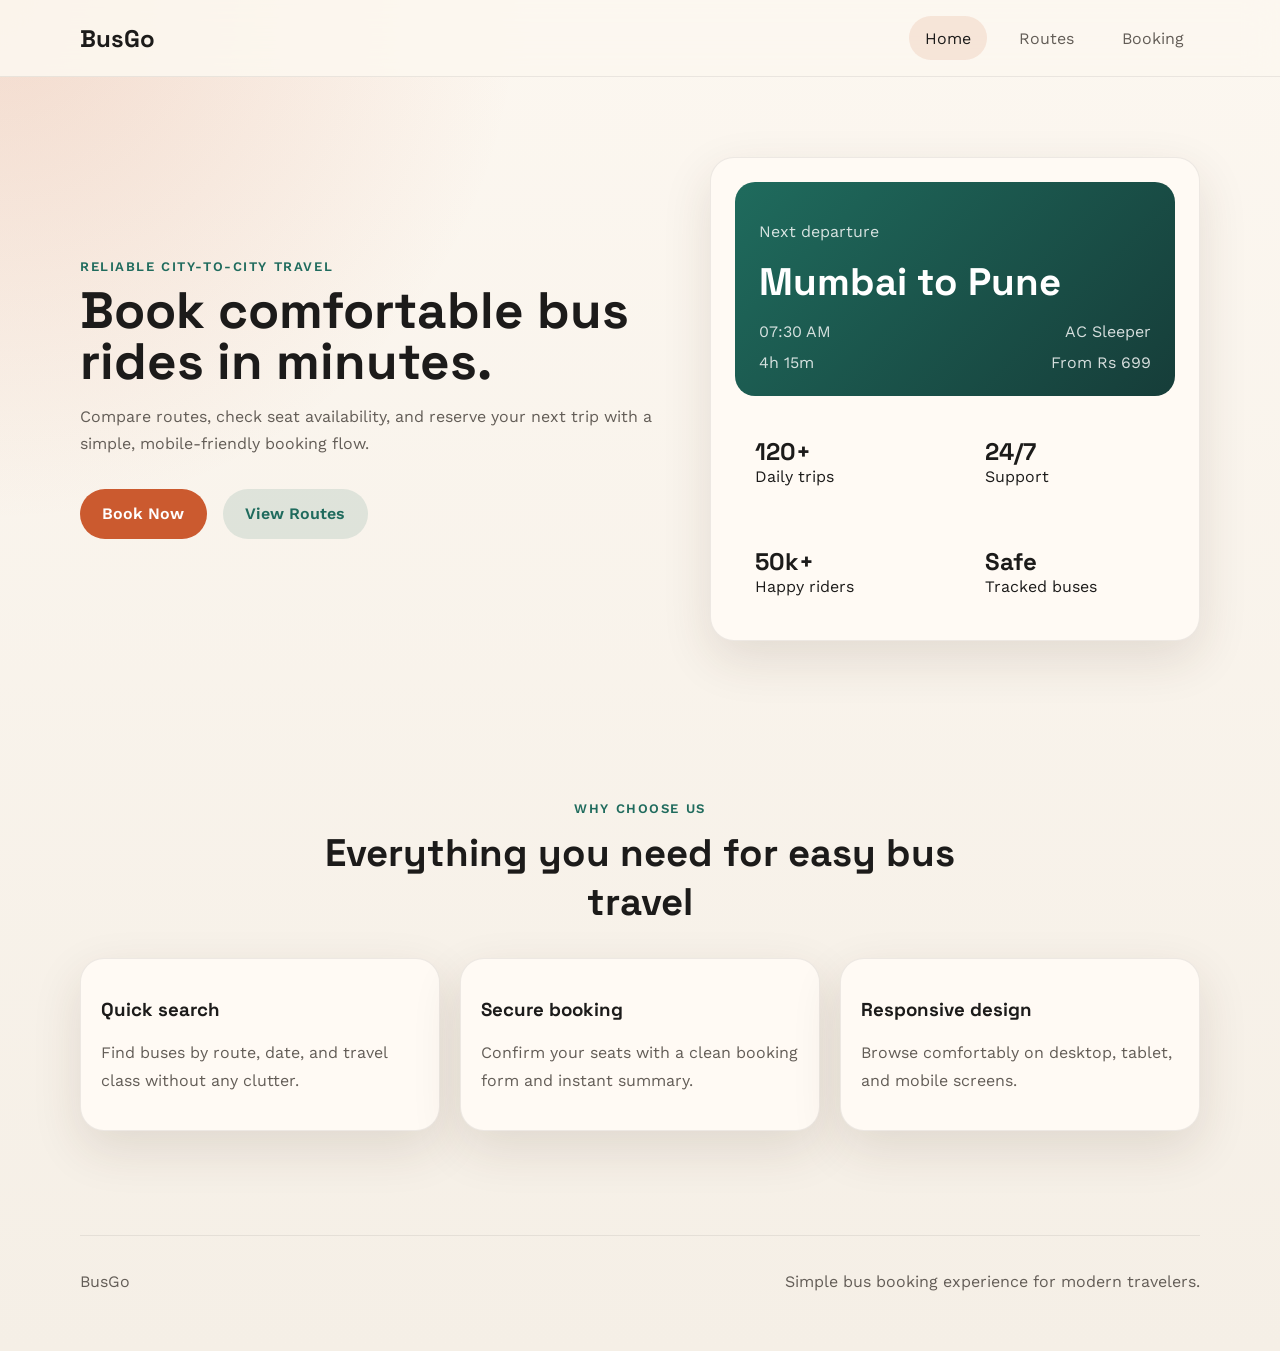
<file: bus-booking-site/index.html>
<!DOCTYPE html>
<html lang="en">
<head>
  <meta charset="UTF-8">
  <meta name="viewport" content="width=device-width, initial-scale=1.0">
  <title>BusGo | Home</title>
  <link rel="preconnect" href="https://fonts.googleapis.com">
  <link rel="preconnect" href="https://fonts.gstatic.com" crossorigin>
  <link href="https://fonts.googleapis.com/css2?family=Space+Grotesk:wght@400;500;700&family=Work+Sans:wght@400;500;600&display=swap" rel="stylesheet">
  <link rel="stylesheet" href="styles.css">
</head>
<body>
  <header class="site-header">
    <div class="container nav-wrap">
      <a class="brand" href="index.html">BusGo</a>
      <button class="nav-toggle" aria-label="Toggle menu">Menu</button>
      <nav class="site-nav">
        <a class="active" href="index.html">Home</a>
        <a href="routes.html">Routes</a>
        <a href="booking.html">Booking</a>
      </nav>
    </div>
  </header>

  <main>
    <section class="hero">
      <div class="container hero-grid">
        <div>
          <p class="eyebrow">Reliable city-to-city travel</p>
          <h1>Book comfortable bus rides in minutes.</h1>
          <p class="hero-copy">
            Compare routes, check seat availability, and reserve your next trip with a simple, mobile-friendly booking flow.
          </p>
          <div class="hero-actions">
            <a class="btn btn-primary" href="booking.html">Book Now</a>
            <a class="btn btn-secondary" href="routes.html">View Routes</a>
          </div>
        </div>
        <div class="hero-card">
          <div class="ticket">
            <p>Next departure</p>
            <h2>Mumbai to Pune</h2>
            <div class="ticket-row">
              <span>07:30 AM</span>
              <span>AC Sleeper</span>
            </div>
            <div class="ticket-row">
              <span>4h 15m</span>
              <span>From Rs 699</span>
            </div>
          </div>
          <div class="stats-grid">
            <article>
              <strong>120+</strong>
              <span>Daily trips</span>
            </article>
            <article>
              <strong>24/7</strong>
              <span>Support</span>
            </article>
            <article>
              <strong>50k+</strong>
              <span>Happy riders</span>
            </article>
            <article>
              <strong>Safe</strong>
              <span>Tracked buses</span>
            </article>
          </div>
        </div>
      </div>
    </section>

    <section class="section">
      <div class="container">
        <div class="section-heading">
          <p class="eyebrow">Why choose us</p>
          <h2>Everything you need for easy bus travel</h2>
        </div>
        <div class="feature-grid">
          <article class="panel">
            <h3>Quick search</h3>
            <p>Find buses by route, date, and travel class without any clutter.</p>
          </article>
          <article class="panel">
            <h3>Secure booking</h3>
            <p>Confirm your seats with a clean booking form and instant summary.</p>
          </article>
          <article class="panel">
            <h3>Responsive design</h3>
            <p>Browse comfortably on desktop, tablet, and mobile screens.</p>
          </article>
        </div>
      </div>
    </section>
  </main>

  <footer class="site-footer">
    <div class="container footer-wrap">
      <p>BusGo</p>
      <p>Simple bus booking experience for modern travelers.</p>
    </div>
  </footer>

  <script src="script.js"></script>
</body>
</html>
</file>
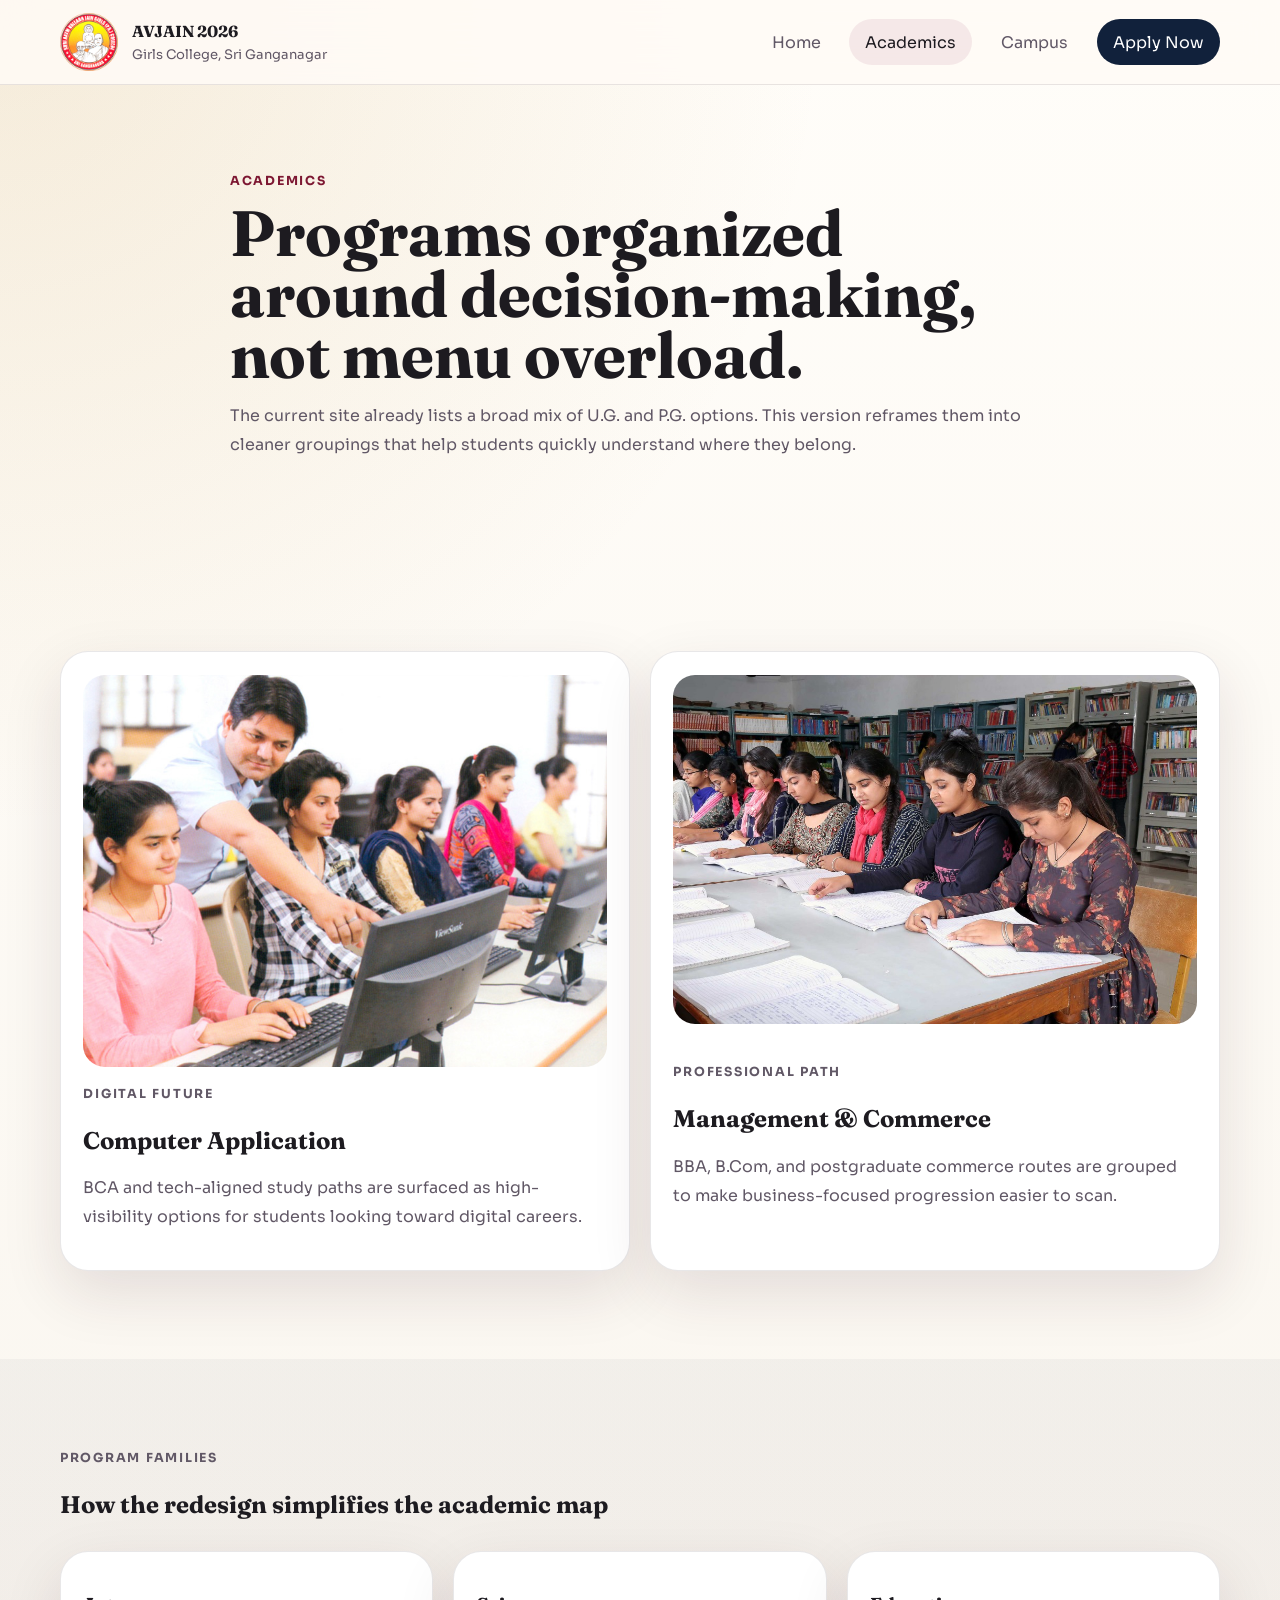
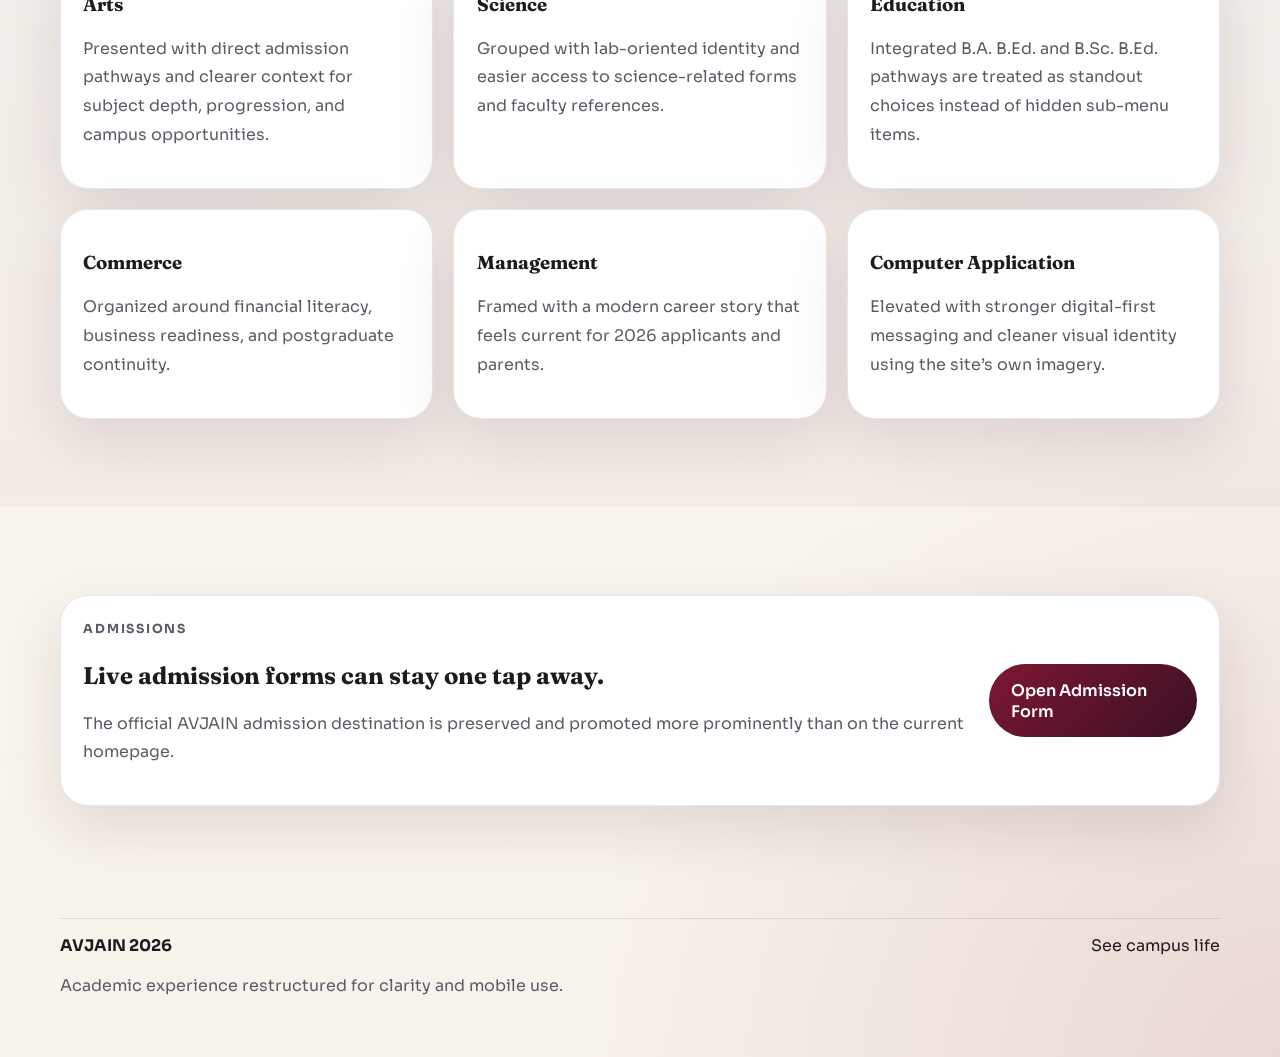
<file: avjain-2026/academics.html>
<!DOCTYPE html>
<html lang="en">
<head>
  <meta charset="UTF-8">
  <meta name="viewport" content="width=device-width, initial-scale=1.0">
  <title>AVJAIN 2026 | Academics</title>
  <link rel="preconnect" href="https://fonts.googleapis.com">
  <link rel="preconnect" href="https://fonts.gstatic.com" crossorigin>
  <link href="https://fonts.googleapis.com/css2?family=Fraunces:opsz,wght@9..144,600;9..144,700&family=Sora:wght@400;500;600;700&display=swap" rel="stylesheet">
  <link rel="stylesheet" href="styles.css">
</head>
<body>
  <header class="site-header">
    <div class="container nav-shell">
      <a class="brand" href="index.html">
        <img src="assets/logo.png" alt="AVJAIN logo">
        <div>
          <strong>AVJAIN 2026</strong>
          <span>Girls College, Sri Ganganagar</span>
        </div>
      </a>
      <button class="nav-toggle" type="button" aria-label="Open navigation">Menu</button>
      <nav class="site-nav">
        <a href="index.html">Home</a>
        <a class="active" href="academics.html">Academics</a>
        <a href="campus.html">Campus</a>
        <a class="nav-cta" href="https://avjain.org/admission-form/" target="_blank" rel="noreferrer">Apply Now</a>
      </nav>
    </div>
  </header>

  <main>
    <section class="page-hero section">
      <div class="container narrow">
        <p class="eyebrow">Academics</p>
        <h1>Programs organized around decision-making, not menu overload.</h1>
        <p class="lede">
          The current site already lists a broad mix of U.G. and P.G. options. This version reframes them into cleaner groupings that help students quickly understand where they belong.
        </p>
      </div>
    </section>

    <section class="section">
      <div class="container split-layout">
        <article class="panel media-card">
          <img src="assets/computer-science.jpg" alt="Computer applications visual">
          <div>
            <p class="eyebrow">Digital future</p>
            <h2>Computer Application</h2>
            <p>BCA and tech-aligned study paths are surfaced as high-visibility options for students looking toward digital careers.</p>
          </div>
        </article>
        <article class="panel media-card">
          <img src="assets/management.jpg" alt="Management studies visual">
          <div>
            <p class="eyebrow">Professional path</p>
            <h2>Management & Commerce</h2>
            <p>BBA, B.Com, and postgraduate commerce routes are grouped to make business-focused progression easier to scan.</p>
          </div>
        </article>
      </div>
    </section>

    <section class="section alt-surface">
      <div class="container">
        <div class="section-head align-left">
          <p class="eyebrow">Program families</p>
          <h2>How the redesign simplifies the academic map</h2>
        </div>
        <div class="feature-grid">
          <article class="panel">
            <h3>Arts</h3>
            <p>Presented with direct admission pathways and clearer context for subject depth, progression, and campus opportunities.</p>
          </article>
          <article class="panel">
            <h3>Science</h3>
            <p>Grouped with lab-oriented identity and easier access to science-related forms and faculty references.</p>
          </article>
          <article class="panel">
            <h3>Education</h3>
            <p>Integrated B.A. B.Ed. and B.Sc. B.Ed. pathways are treated as standout choices instead of hidden sub-menu items.</p>
          </article>
          <article class="panel">
            <h3>Commerce</h3>
            <p>Organized around financial literacy, business readiness, and postgraduate continuity.</p>
          </article>
          <article class="panel">
            <h3>Management</h3>
            <p>Framed with a modern career story that feels current for 2026 applicants and parents.</p>
          </article>
          <article class="panel">
            <h3>Computer Application</h3>
            <p>Elevated with stronger digital-first messaging and cleaner visual identity using the site’s own imagery.</p>
          </article>
        </div>
      </div>
    </section>

    <section class="section">
      <div class="container admissions-bar panel">
        <div>
          <p class="eyebrow">Admissions</p>
          <h2>Live admission forms can stay one tap away.</h2>
          <p>The official AVJAIN admission destination is preserved and promoted more prominently than on the current homepage.</p>
        </div>
        <a class="btn btn-primary" href="https://avjain.org/admission-form/" target="_blank" rel="noreferrer">Open Admission Form</a>
      </div>
    </section>
  </main>

  <footer class="site-footer">
    <div class="container footer-grid">
      <div>
        <strong>AVJAIN 2026</strong>
        <p>Academic experience restructured for clarity and mobile use.</p>
      </div>
      <div>
        <a href="campus.html">See campus life</a>
      </div>
    </div>
  </footer>

  <script src="script.js"></script>
</body>
</html>
</file>
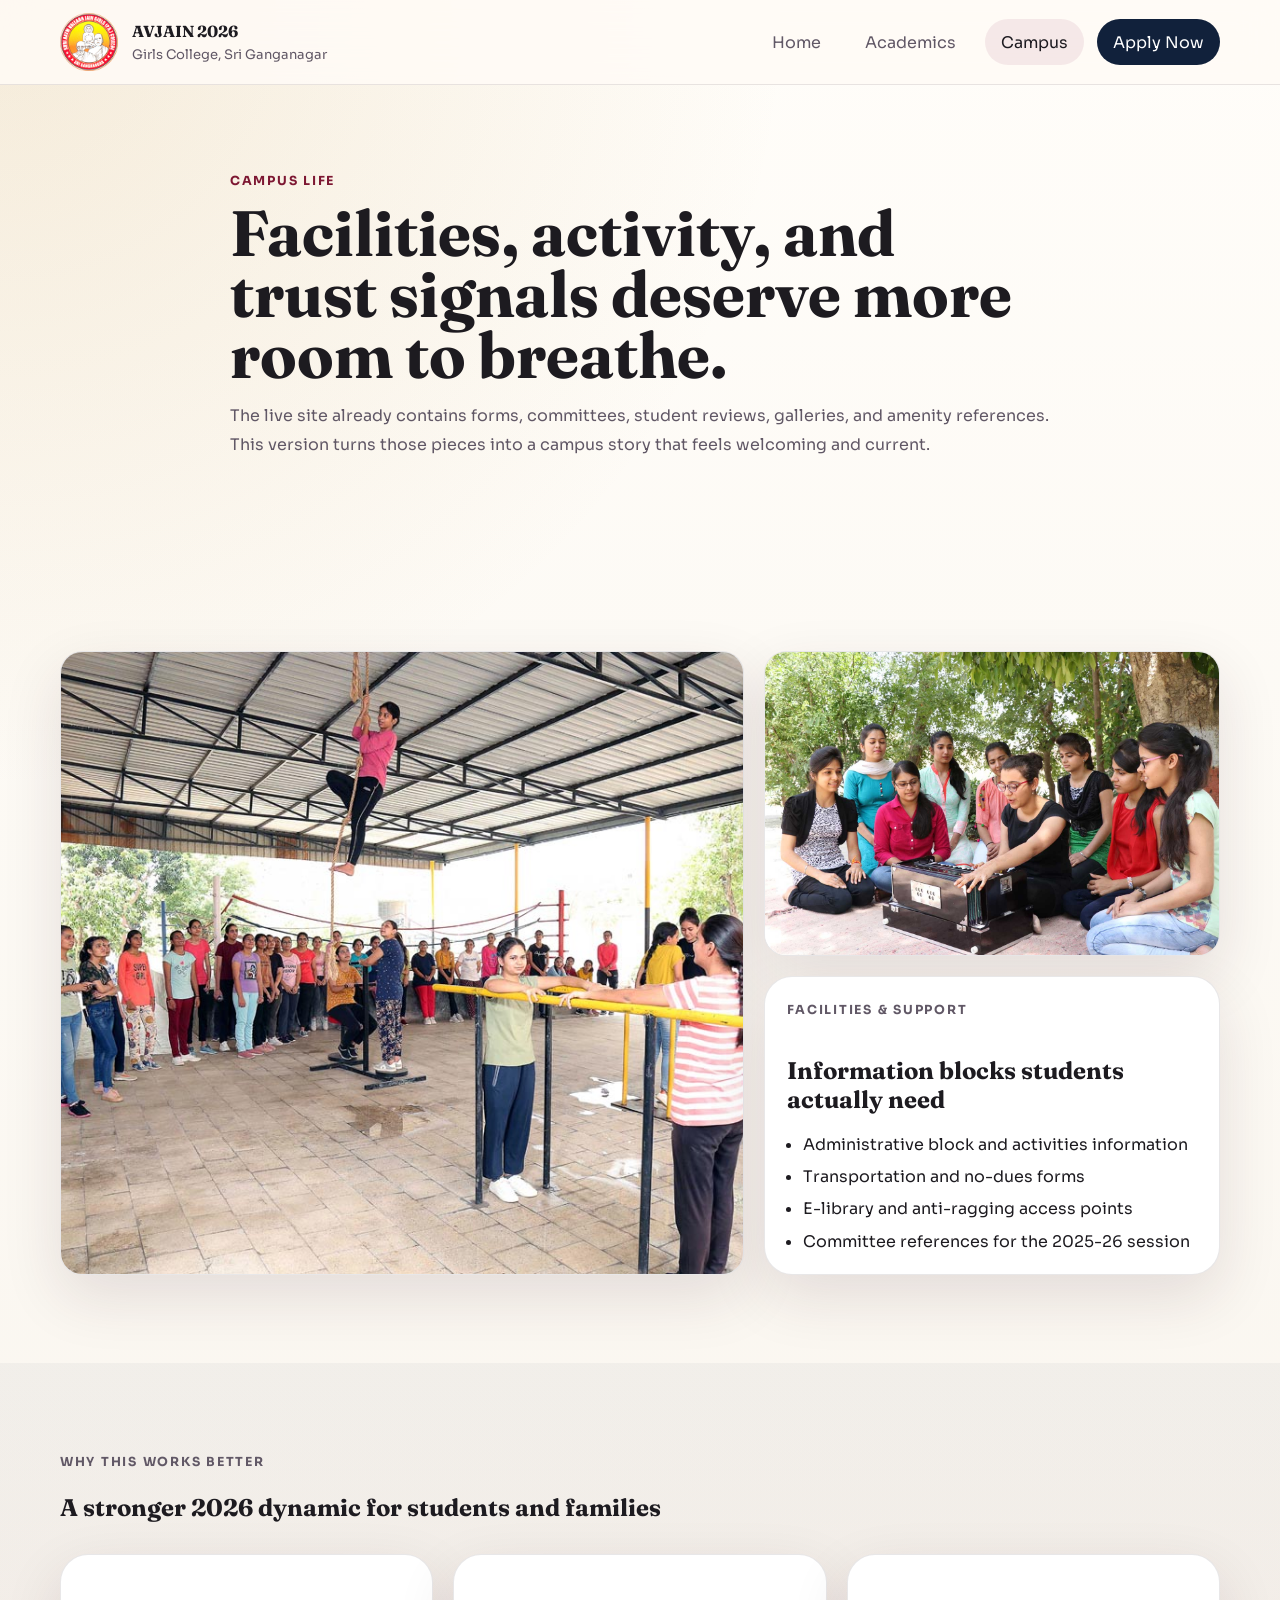
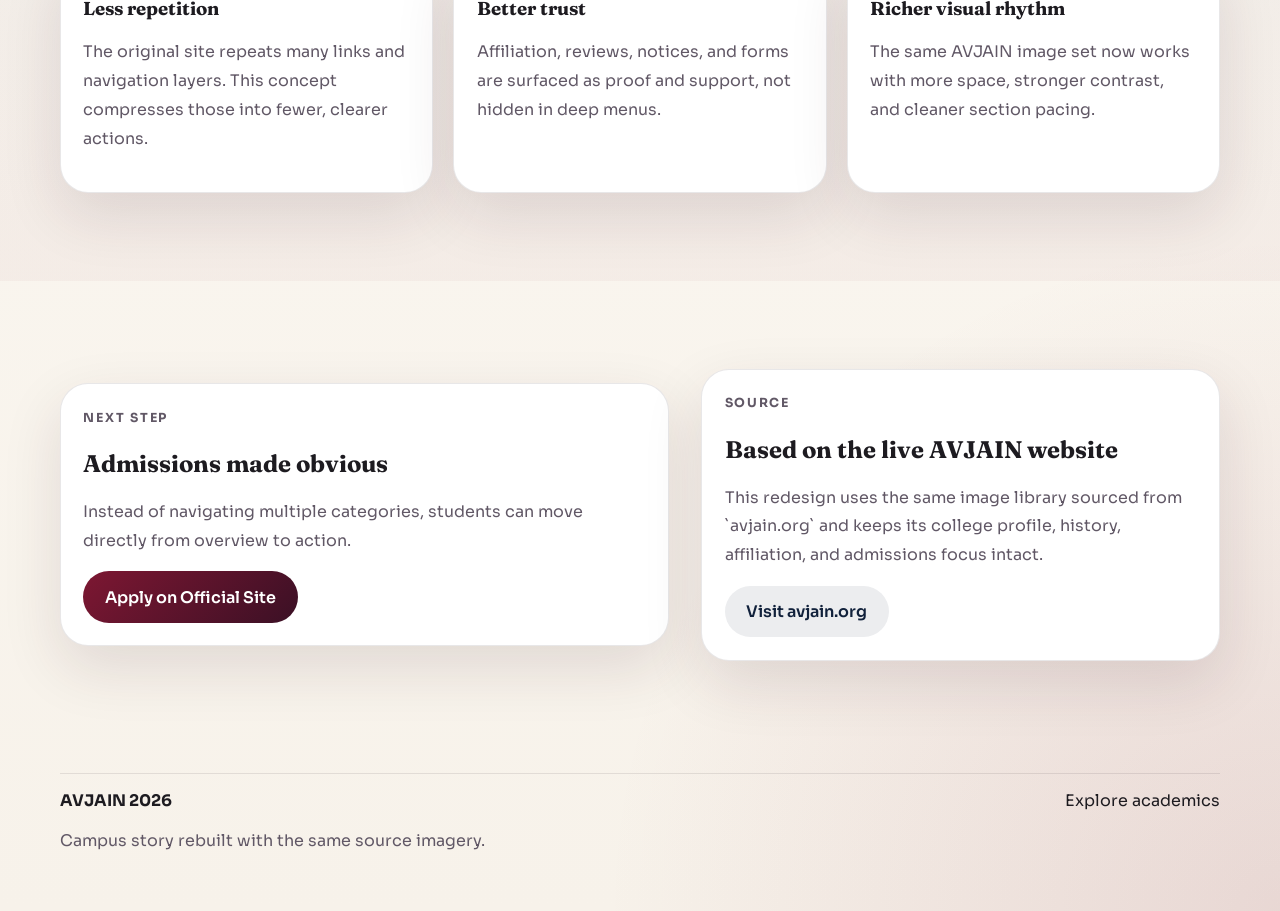
<file: avjain-2026/campus.html>
<!DOCTYPE html>
<html lang="en">
<head>
  <meta charset="UTF-8">
  <meta name="viewport" content="width=device-width, initial-scale=1.0">
  <title>AVJAIN 2026 | Campus</title>
  <link rel="preconnect" href="https://fonts.googleapis.com">
  <link rel="preconnect" href="https://fonts.gstatic.com" crossorigin>
  <link href="https://fonts.googleapis.com/css2?family=Fraunces:opsz,wght@9..144,600;9..144,700&family=Sora:wght@400;500;600;700&display=swap" rel="stylesheet">
  <link rel="stylesheet" href="styles.css">
</head>
<body>
  <header class="site-header">
    <div class="container nav-shell">
      <a class="brand" href="index.html">
        <img src="assets/logo.png" alt="AVJAIN logo">
        <div>
          <strong>AVJAIN 2026</strong>
          <span>Girls College, Sri Ganganagar</span>
        </div>
      </a>
      <button class="nav-toggle" type="button" aria-label="Open navigation">Menu</button>
      <nav class="site-nav">
        <a href="index.html">Home</a>
        <a href="academics.html">Academics</a>
        <a class="active" href="campus.html">Campus</a>
        <a class="nav-cta" href="https://avjain.org/admission-form/" target="_blank" rel="noreferrer">Apply Now</a>
      </nav>
    </div>
  </header>

  <main>
    <section class="page-hero section">
      <div class="container narrow">
        <p class="eyebrow">Campus Life</p>
        <h1>Facilities, activity, and trust signals deserve more room to breathe.</h1>
        <p class="lede">
          The live site already contains forms, committees, student reviews, galleries, and amenity references. This version turns those pieces into a campus story that feels welcoming and current.
        </p>
      </div>
    </section>

    <section class="section">
      <div class="container gallery-grid">
        <img class="panel image-tile tall" src="assets/campus-life.jpg" alt="Campus activity at AVJAIN">
        <img class="panel image-tile" src="assets/activity.jpg" alt="Student activity at AVJAIN">
        <div class="panel copy-card">
          <p class="eyebrow">Facilities & support</p>
          <h2>Information blocks students actually need</h2>
          <ul class="clean-list">
            <li>Administrative block and activities information</li>
            <li>Transportation and no-dues forms</li>
            <li>E-library and anti-ragging access points</li>
            <li>Committee references for the 2025-26 session</li>
          </ul>
        </div>
      </div>
    </section>

    <section class="section alt-surface">
      <div class="container">
        <div class="section-head align-left">
          <p class="eyebrow">Why this works better</p>
          <h2>A stronger 2026 dynamic for students and families</h2>
        </div>
        <div class="feature-grid">
          <article class="panel">
            <h3>Less repetition</h3>
            <p>The original site repeats many links and navigation layers. This concept compresses those into fewer, clearer actions.</p>
          </article>
          <article class="panel">
            <h3>Better trust</h3>
            <p>Affiliation, reviews, notices, and forms are surfaced as proof and support, not hidden in deep menus.</p>
          </article>
          <article class="panel">
            <h3>Richer visual rhythm</h3>
            <p>The same AVJAIN image set now works with more space, stronger contrast, and cleaner section pacing.</p>
          </article>
        </div>
      </div>
    </section>

    <section class="section">
      <div class="container contact-grid">
        <article class="panel">
          <p class="eyebrow">Next step</p>
          <h2>Admissions made obvious</h2>
          <p>Instead of navigating multiple categories, students can move directly from overview to action.</p>
          <a class="btn btn-primary" href="https://avjain.org/admission-form/" target="_blank" rel="noreferrer">Apply on Official Site</a>
        </article>
        <article class="panel">
          <p class="eyebrow">Source</p>
          <h2>Based on the live AVJAIN website</h2>
          <p>This redesign uses the same image library sourced from `avjain.org` and keeps its college profile, history, affiliation, and admissions focus intact.</p>
          <a class="btn btn-secondary" href="https://avjain.org/" target="_blank" rel="noreferrer">Visit avjain.org</a>
        </article>
      </div>
    </section>
  </main>

  <footer class="site-footer">
    <div class="container footer-grid">
      <div>
        <strong>AVJAIN 2026</strong>
        <p>Campus story rebuilt with the same source imagery.</p>
      </div>
      <div>
        <a href="academics.html">Explore academics</a>
      </div>
    </div>
  </footer>

  <script src="script.js"></script>
</body>
</html>
</file>
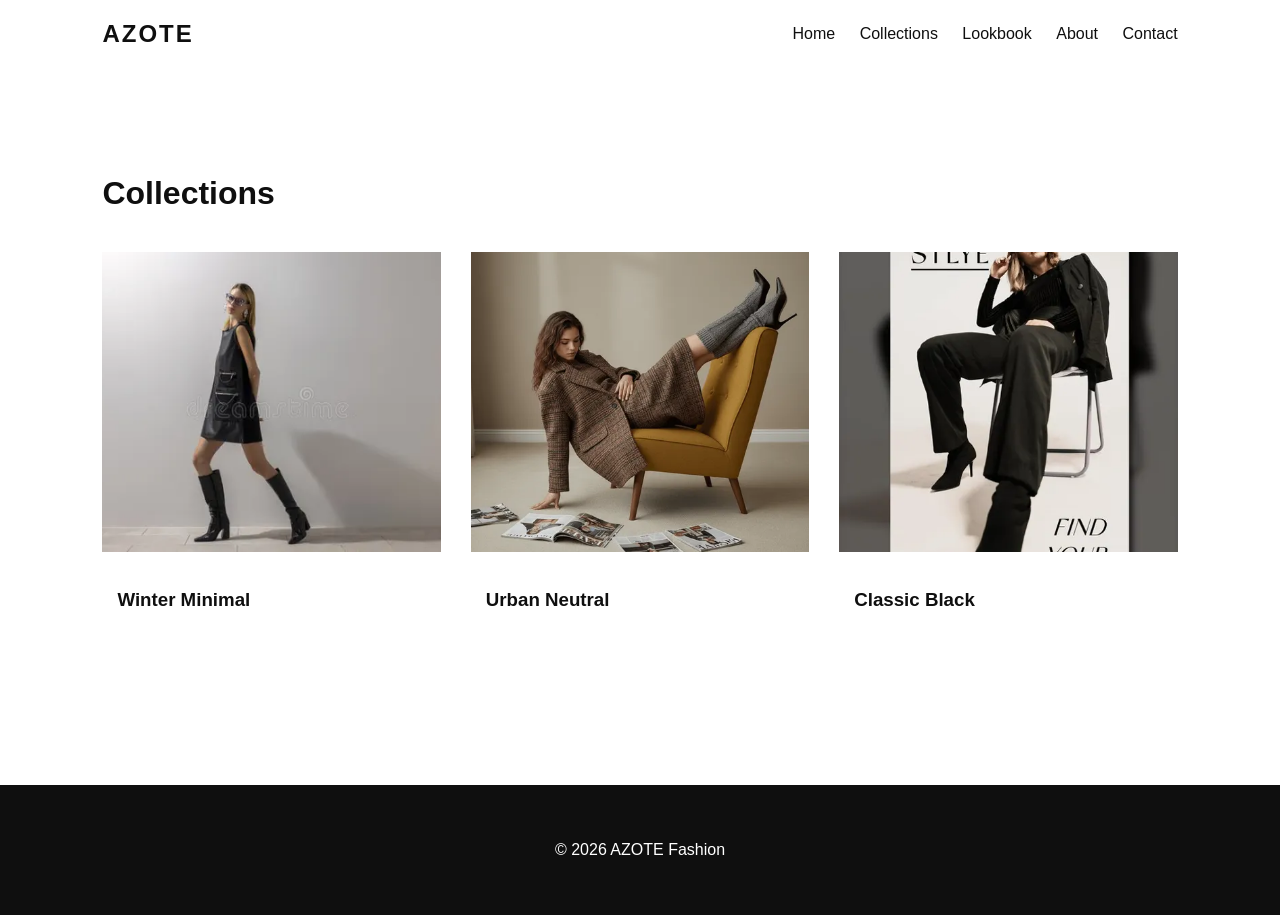
<file: azote-site/collection.html>
<!DOCTYPE html>
<html lang="en">
<head>

<meta charset="UTF-8">
<meta name="viewport" content="width=device-width, initial-scale=1.0">

<title>AZOTE Collections</title>

<link rel="stylesheet" href="style.css">

</head>

<body>

<header class="header">

<div class="logo">AZOTE</div>

<nav class="nav">
<a href="index.html">Home</a>
<a href="collection.html">Collections</a>
<a href="lookbook.html">Lookbook</a>
<a href="about.html">About</a>
<a href="contact.html">Contact</a>
</nav>

</header>

<section class="section">

<h2 class="title">Collections</h2>

<div class="grid">

<div class="card">
<img src="images/1.jpg">
<div class="card-info">
<h3>Winter Minimal</h3>
</div>
</div>

<div class="card">
<img src="images/2.jpg">
<div class="card-info">
<h3>Urban Neutral</h3>
</div>
</div>

<div class="card">
<img src="images/3.jpg">
<div class="card-info">
<h3>Classic Black</h3>
</div>
</div>

</div>

</section>

<footer>
<p>© 2026 AZOTE Fashion</p>
</footer>

</body>
</html>
</file>
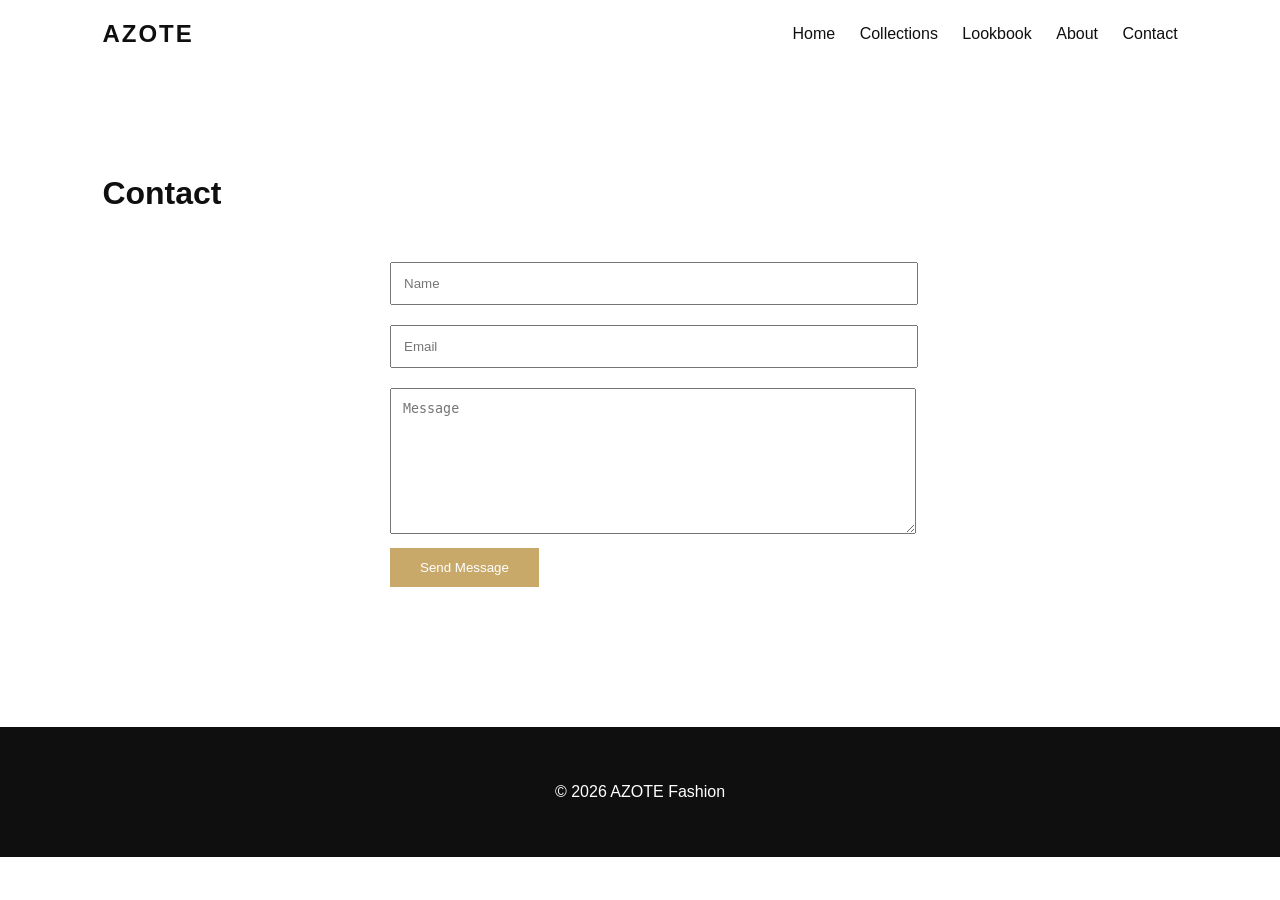
<file: azote-site/contact.html>
<!DOCTYPE html>
<html>
<head>

<meta charset="UTF-8">
<meta name="viewport" content="width=device-width, initial-scale=1">

<title>Contact AZOTE</title>

<link rel="stylesheet" href="style.css">

</head>

<body>

<header class="header">

<div class="logo">AZOTE</div>

<nav class="nav">
<a href="index.html">Home</a>
<a href="collection.html">Collections</a>
<a href="lookbook.html">Lookbook</a>
<a href="about.html">About</a>
<a href="contact.html">Contact</a>
</nav>

</header>

<section class="section">

<h2 class="title">Contact</h2>

<div style="max-width:500px;margin:auto">

<input type="text" placeholder="Name" style="width:100%;padding:12px;margin:10px 0">

<input type="email" placeholder="Email" style="width:100%;padding:12px;margin:10px 0">

<textarea placeholder="Message" style="width:100%;padding:12px;margin:10px 0;height:120px"></textarea>

<button style="padding:12px 30px;background:#c8a96a;color:white;border:none">
Send Message
</button>

</div>

</section>

<footer>
<p>© 2026 AZOTE Fashion</p>
</footer>

</body>
</html>
</file>
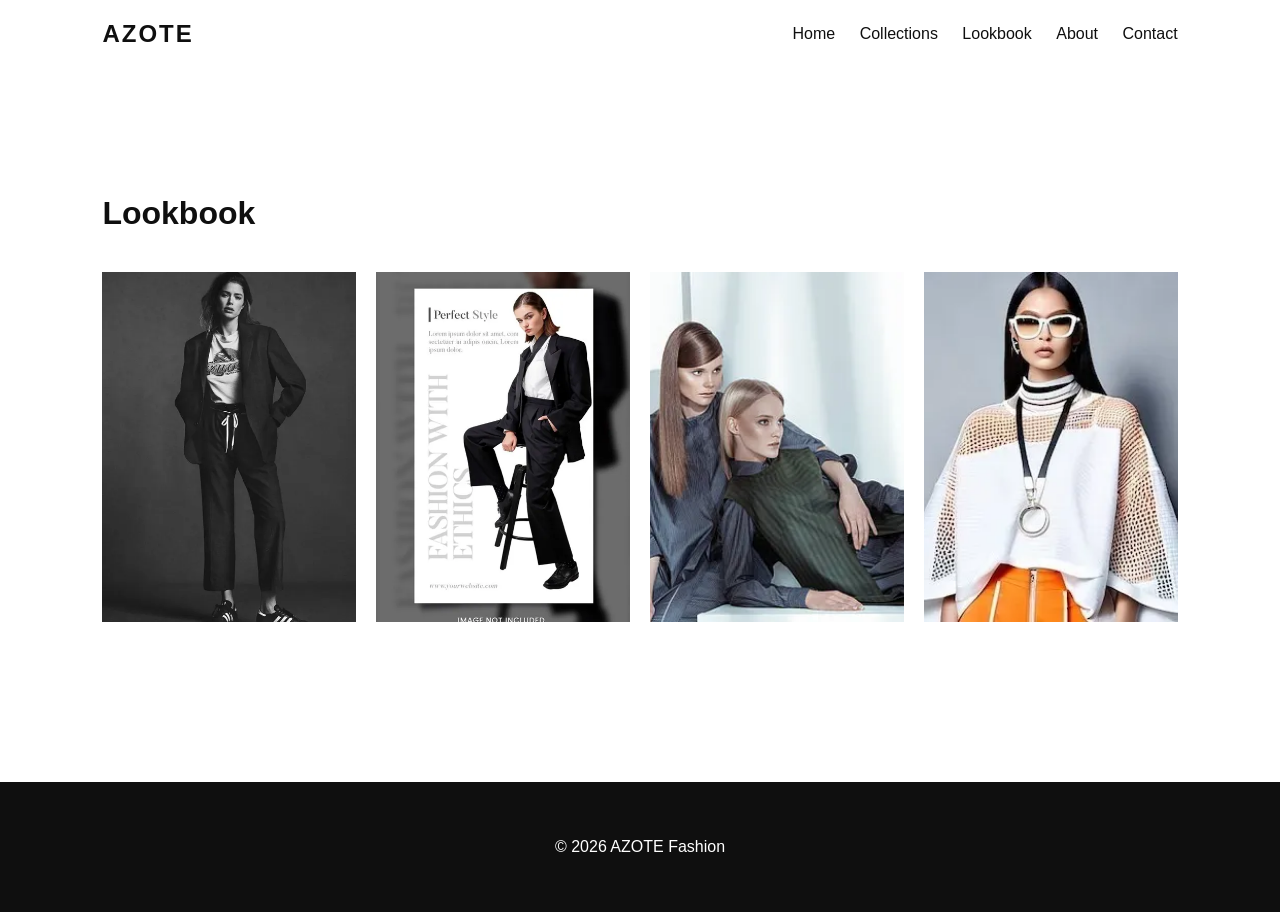
<file: azote-site/lookbook.html>
<!DOCTYPE html>
<html>
<head>

<meta charset="UTF-8">
<meta name="viewport" content="width=device-width, initial-scale=1">

<title>AZOTE Lookbook</title>

<link rel="stylesheet" href="style.css">

</head>

<body>

<header class="header">

<div class="logo">AZOTE</div>

<nav class="nav">
<a href="index.html">Home</a>
<a href="collection.html">Collections</a>
<a href="lookbook.html">Lookbook</a>
<a href="about.html">About</a>
<a href="contact.html">Contact</a>
</nav>

</header>

<section class="lookbook">

<h2 class="title">Lookbook</h2>

<div class="lookbook-grid">

<img src="images/4.jpg">
<img src="images/5.jpg">
<img src="images/6.jpg">
<img src="images/7.jpg">

</div>

</section>

<footer>
<p>© 2026 AZOTE Fashion</p>
</footer>

</body>
</html>
</file>
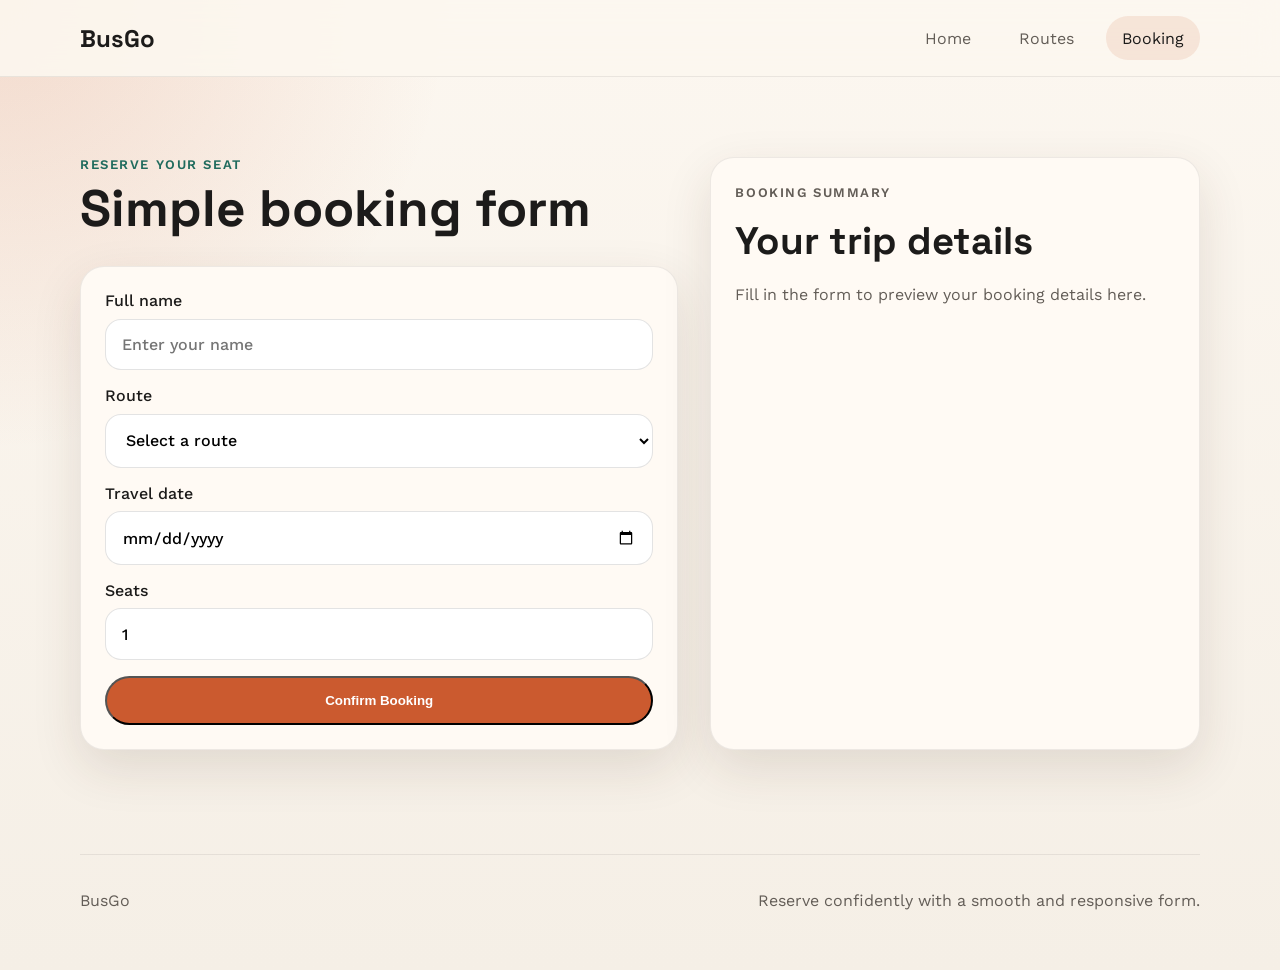
<file: bus-booking-site/booking.html>
<!DOCTYPE html>
<html lang="en">
<head>
  <meta charset="UTF-8">
  <meta name="viewport" content="width=device-width, initial-scale=1.0">
  <title>BusGo | Booking</title>
  <link rel="preconnect" href="https://fonts.googleapis.com">
  <link rel="preconnect" href="https://fonts.gstatic.com" crossorigin>
  <link href="https://fonts.googleapis.com/css2?family=Space+Grotesk:wght@400;500;700&family=Work+Sans:wght@400;500;600&display=swap" rel="stylesheet">
  <link rel="stylesheet" href="styles.css">
</head>
<body>
  <header class="site-header">
    <div class="container nav-wrap">
      <a class="brand" href="index.html">BusGo</a>
      <button class="nav-toggle" aria-label="Toggle menu">Menu</button>
      <nav class="site-nav">
        <a href="index.html">Home</a>
        <a href="routes.html">Routes</a>
        <a class="active" href="booking.html">Booking</a>
      </nav>
    </div>
  </header>

  <main class="section">
    <div class="container booking-layout">
      <section>
        <div class="section-heading left">
          <p class="eyebrow">Reserve your seat</p>
          <h1>Simple booking form</h1>
        </div>
        <form class="booking-form panel" id="bookingForm">
          <label>
            Full name
            <input type="text" id="name" placeholder="Enter your name" required>
          </label>
          <label>
            Route
            <select id="route" required>
              <option value="">Select a route</option>
              <option>Mumbai to Pune</option>
              <option>Delhi to Jaipur</option>
              <option>Bangalore to Mysore</option>
              <option>Chennai to Coimbatore</option>
            </select>
          </label>
          <label>
            Travel date
            <input type="date" id="date" required>
          </label>
          <label>
            Seats
            <input type="number" id="seats" min="1" max="6" value="1" required>
          </label>
          <button class="btn btn-primary" type="submit">Confirm Booking</button>
        </form>
      </section>

      <aside class="panel summary-card">
        <p class="eyebrow">Booking summary</p>
        <h2>Your trip details</h2>
        <div id="bookingSummary">
          <p>Fill in the form to preview your booking details here.</p>
        </div>
      </aside>
    </div>
  </main>

  <footer class="site-footer">
    <div class="container footer-wrap">
      <p>BusGo</p>
      <p>Reserve confidently with a smooth and responsive form.</p>
    </div>
  </footer>

  <script src="script.js"></script>
</body>
</html>
</file>
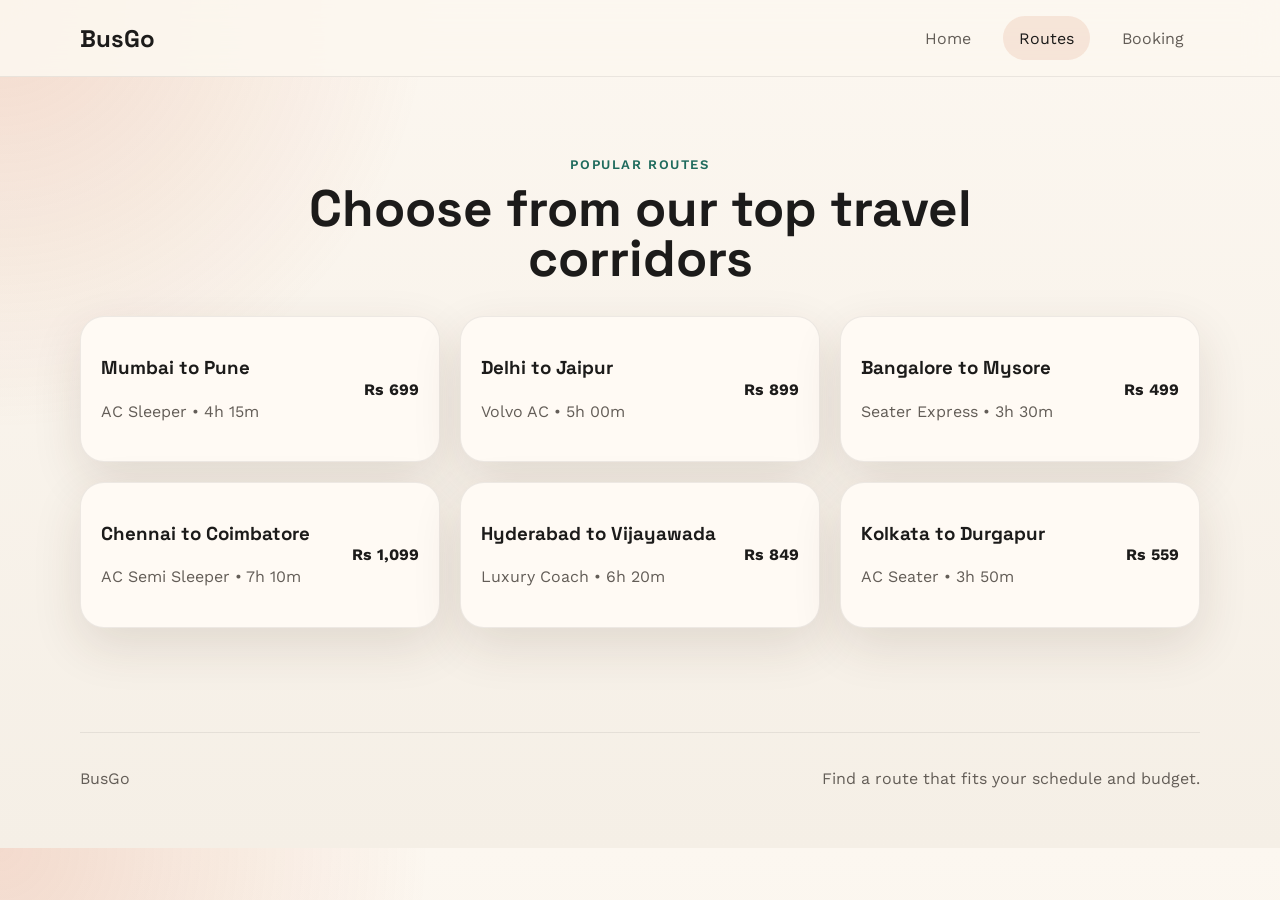
<file: bus-booking-site/routes.html>
<!DOCTYPE html>
<html lang="en">
<head>
  <meta charset="UTF-8">
  <meta name="viewport" content="width=device-width, initial-scale=1.0">
  <title>BusGo | Routes</title>
  <link rel="preconnect" href="https://fonts.googleapis.com">
  <link rel="preconnect" href="https://fonts.gstatic.com" crossorigin>
  <link href="https://fonts.googleapis.com/css2?family=Space+Grotesk:wght@400;500;700&family=Work+Sans:wght@400;500;600&display=swap" rel="stylesheet">
  <link rel="stylesheet" href="styles.css">
</head>
<body>
  <header class="site-header">
    <div class="container nav-wrap">
      <a class="brand" href="index.html">BusGo</a>
      <button class="nav-toggle" aria-label="Toggle menu">Menu</button>
      <nav class="site-nav">
        <a href="index.html">Home</a>
        <a class="active" href="routes.html">Routes</a>
        <a href="booking.html">Booking</a>
      </nav>
    </div>
  </header>

  <main class="section">
    <div class="container">
      <div class="section-heading">
        <p class="eyebrow">Popular routes</p>
        <h1>Choose from our top travel corridors</h1>
      </div>
      <div class="route-grid">
        <article class="panel route-card">
          <div>
            <h3>Mumbai to Pune</h3>
            <p>AC Sleeper • 4h 15m</p>
          </div>
          <strong>Rs 699</strong>
        </article>
        <article class="panel route-card">
          <div>
            <h3>Delhi to Jaipur</h3>
            <p>Volvo AC • 5h 00m</p>
          </div>
          <strong>Rs 899</strong>
        </article>
        <article class="panel route-card">
          <div>
            <h3>Bangalore to Mysore</h3>
            <p>Seater Express • 3h 30m</p>
          </div>
          <strong>Rs 499</strong>
        </article>
        <article class="panel route-card">
          <div>
            <h3>Chennai to Coimbatore</h3>
            <p>AC Semi Sleeper • 7h 10m</p>
          </div>
          <strong>Rs 1,099</strong>
        </article>
        <article class="panel route-card">
          <div>
            <h3>Hyderabad to Vijayawada</h3>
            <p>Luxury Coach • 6h 20m</p>
          </div>
          <strong>Rs 849</strong>
        </article>
        <article class="panel route-card">
          <div>
            <h3>Kolkata to Durgapur</h3>
            <p>AC Seater • 3h 50m</p>
          </div>
          <strong>Rs 559</strong>
        </article>
      </div>
    </div>
  </main>

  <footer class="site-footer">
    <div class="container footer-wrap">
      <p>BusGo</p>
      <p>Find a route that fits your schedule and budget.</p>
    </div>
  </footer>

  <script src="script.js"></script>
</body>
</html>
</file>
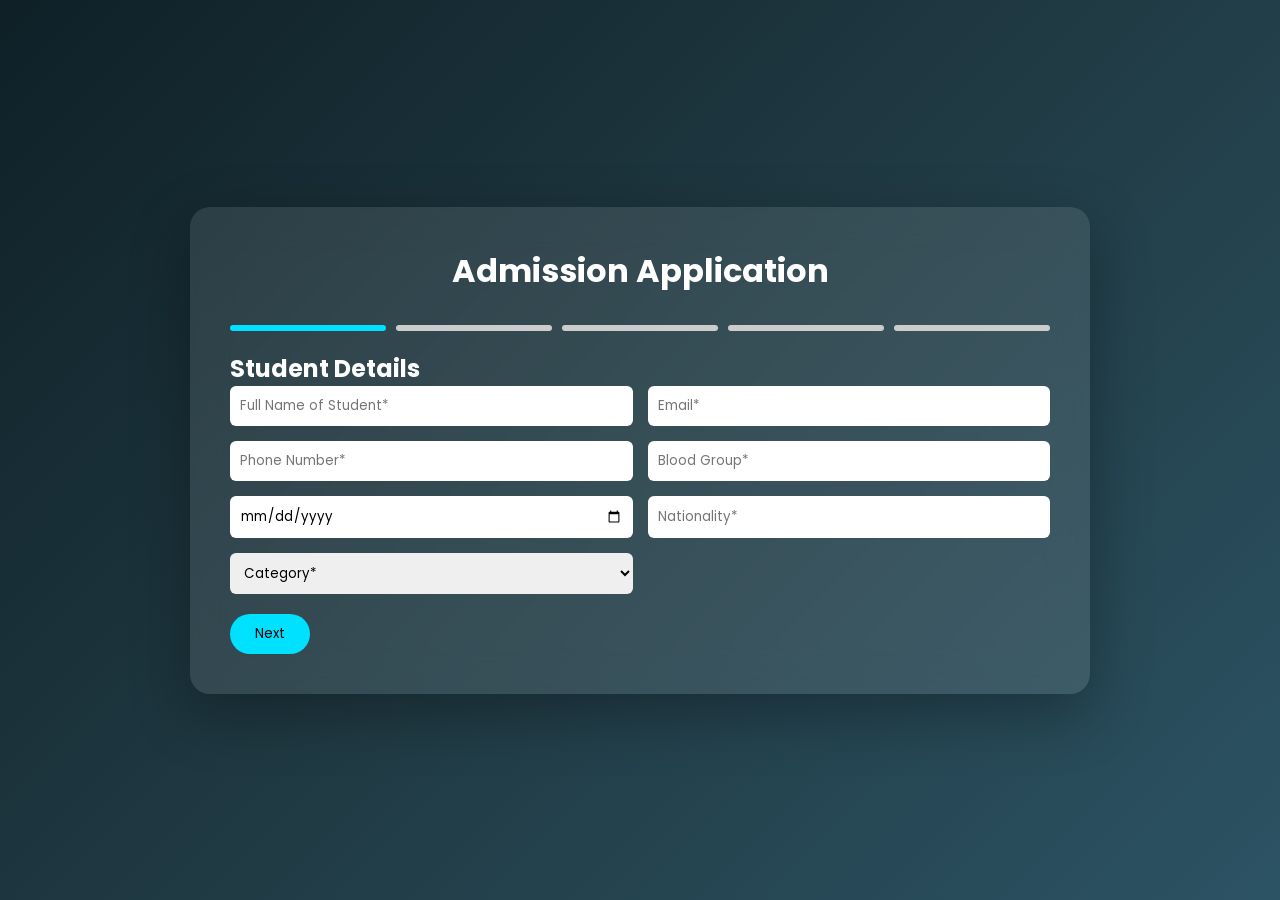
<file: website/admission.html>
<!DOCTYPE html>
<html lang="en">
<head>
<meta charset="UTF-8">
<meta name="viewport" content="width=device-width, initial-scale=1.0">
<title>Admission Application</title>

<link rel="stylesheet" href="css/admission.css">

<link href="https://fonts.googleapis.com/css2?family=Poppins:wght@300;400;500;600&display=swap" rel="stylesheet">
</head>

<body>

<div class="form-container">

<div class="form-card">

<h1>Admission Application</h1>

<div class="progress-bar">
<div class="step active"></div>
<div class="step"></div>
<div class="step"></div>
<div class="step"></div>
<div class="step"></div>
</div>

<form id="form">

<!-- STEP 1 STUDENT DETAILS -->

<div class="form-step active">

<h2>Student Details</h2>

<div class="grid">

<input type="text" placeholder="Full Name of Student*" required>
<input type="email" placeholder="Email*" required>
<input type="tel" placeholder="Phone Number*" required>
<input type="text" placeholder="Blood Group*">

<input type="date" placeholder="Date of Birth*" required>
<input type="text" placeholder="Nationality*" required>

<select required>
<option value="">Category*</option>
<option>General</option>
<option>OBC</option>
<option>SC</option>
<option>ST</option>
</select>

</div>

<button type="button" class="next">Next</button>

</div>

<!-- STEP 2 PARENT DETAILS -->

<div class="form-step">

<h2>Parent / Guardian Details</h2>

<div class="grid">

<input type="text" placeholder="Father Name*" required>
<input type="text" placeholder="Father Profession*">

<input type="text" placeholder="Mother Name*" required>
<input type="text" placeholder="Mother Profession*">

<input type="text" placeholder="Guardian Name">
<input type="text" placeholder="Guardian Profession">

</div>

<button type="button" class="prev">Back</button>
<button type="button" class="next">Next</button>

</div>

<!-- STEP 3 ADDRESS -->

<div class="form-step">

<h2>Address Details</h2>

<div class="grid">

<textarea placeholder="Permanent Address*" required></textarea>

<textarea placeholder="Local Guardian Address*" required></textarea>

<input type="text" placeholder="Telephone No with STD Code">

<input type="tel" placeholder="Mobile Number*" required>

</div>

<button type="button" class="prev">Back</button>
<button type="button" class="next">Next</button>

</div>

<!-- STEP 4 FACILITIES -->

<div class="form-step">

<h2>Facilities Required</h2>

<div class="radio-group">

<label>Hostel Accommodation</label>
<input type="radio" name="hostel"> Yes
<input type="radio" name="hostel"> No

<label>Join NCC</label>
<input type="radio" name="ncc"> Yes
<input type="radio" name="ncc"> No

<label>Transportation</label>
<input type="radio" name="transport"> Yes
<input type="radio" name="transport"> No

</div>

<button type="button" class="prev">Back</button>
<button type="button" class="next">Next</button>

</div>

<!-- STEP 5 QUALIFICATION -->

<div class="form-step">

<h2>Qualification of Student</h2>

<table>

<tr>
<th>Class</th>
<th>School</th>
<th>Roll No</th>
<th>Year</th>
<th>Marks</th>
<th>Percentage</th>
</tr>

<tr>
<td><input type="text"></td>
<td><input type="text"></td>
<td><input type="text"></td>
<td><input type="text"></td>
<td><input type="text"></td>
<td><input type="text"></td>
</tr>

</table>

<button type="button" class="prev">Back</button>
<button type="button" class="next">Next</button>

</div>

<!-- STEP 6 CONSENT -->

<div class="form-step">

<h2>Consent Declaration</h2>

<div class="consent">

<label><input type="checkbox"> I have never been disqualified from any examination</label>

<label><input type="checkbox"> I have never been prosecuted or fined by institution</label>

<label><input type="checkbox"> Information provided is correct</label>

<label><input type="checkbox"> I will follow rules of institution</label>

<label><input type="checkbox"> I understand ragging is banned</label>

</div>

<button type="button" class="prev">Back</button>
<button type="button" class="next">Next</button>

</div>

<!-- STEP 7 PAYMENT -->

<div class="form-step">

<h2>Payment Details</h2>

<p>Submit fees to the college bank account.</p>

<div class="grid">

<input type="text" placeholder="Course / Year*" required>

<input type="text" placeholder="Bank Account Name used for payment*" required>

<input type="text" placeholder="Transaction Number / Reference ID*" required>

<input type="date" placeholder="Date of Payment*" required>

</div>

<button type="button" class="prev">Back</button>
<button type="button" class="next">Next</button>

</div>

<!-- STEP 8 UPLOAD RECEIPT -->

<div class="form-step">

<h2>Upload Bank Receipt</h2>

<input type="file" required>

<p>Accepted file types: jpg, jpeg, png, pdf, doc, docx | Max size 2MB</p>

<div class="captcha">
<label>CAPTCHA</label>
<input type="text" placeholder="Enter captcha">
</div>

<button type="button" class="prev">Back</button>
<button type="submit">Submit Application</button>

</div>

</form>

</div>
</div>

<script src="js/admission.js"></script>

</body>
</html>
</file>
<file: admission form/styles.css>
:root {
  --bg: #f3f0ea;
  --bg-deep: #e7e0d4;
  --surface: rgba(255, 255, 255, 0.84);
  --surface-strong: rgba(255, 255, 255, 0.94);
  --surface-dark: #122033;
  --text: #122033;
  --muted: #667286;
  --muted-strong: #455468;
  --line: rgba(18, 32, 51, 0.11);
  --line-strong: rgba(18, 32, 51, 0.18);
  --brand: #7b1d3f;
  --brand-dark: #54122a;
  --brand-soft: rgba(123, 29, 63, 0.08);
  --gold: #b6935c;
  --success: #246646;
  --danger: #b53434;
  --shadow-soft: 0 16px 48px rgba(19, 35, 58, 0.08);
  --shadow-card: 0 28px 80px rgba(18, 32, 51, 0.12);
  --shadow-glow: 0 18px 40px rgba(123, 29, 63, 0.14);
  --radius-2xl: 36px;
  --radius-xl: 28px;
  --radius-lg: 22px;
  --radius-md: 16px;
  --radius-sm: 12px;
}

* {
  box-sizing: border-box;
}

html {
  scroll-behavior: smooth;
}

body {
  margin: 0;
  min-height: 100vh;
  font-family: "Manrope", sans-serif;
  color: var(--text);
  background:
    radial-gradient(circle at top left, rgba(182, 147, 92, 0.16), transparent 28%),
    radial-gradient(circle at 85% 15%, rgba(123, 29, 63, 0.08), transparent 22%),
    linear-gradient(180deg, #fbfaf7 0%, var(--bg) 100%);
}

img {
  display: block;
  max-width: 100%;
}

a {
  color: inherit;
  text-decoration: none;
}

button,
input,
select,
textarea {
  font: inherit;
}

.site-noise {
  position: fixed;
  z-index: -1;
  border-radius: 999px;
  filter: blur(80px);
  opacity: 0.35;
}

.site-noise-one {
  top: 72px;
  left: -60px;
  width: 260px;
  height: 260px;
  background: rgba(182, 147, 92, 0.22);
  animation: driftA 14s ease-in-out infinite;
}

.site-noise-two {
  right: -70px;
  top: 320px;
  width: 320px;
  height: 320px;
  background: rgba(123, 29, 63, 0.14);
  animation: driftB 16s ease-in-out infinite;
}

@keyframes driftA {
  0%, 100% { transform: translate3d(0, 0, 0); }
  50% { transform: translate3d(24px, -20px, 0); }
}

@keyframes driftB {
  0%, 100% { transform: translate3d(0, 0, 0); }
  50% { transform: translate3d(-22px, 28px, 0); }
}

.page-shell {
  width: min(1380px, calc(100% - 2rem));
  margin: 0 auto;
  padding: 1rem 0 4rem;
}

.site-header {
  position: sticky;
  top: 1rem;
  z-index: 30;
  display: flex;
  align-items: center;
  justify-content: space-between;
  gap: 1.2rem;
  padding: 1rem 1.25rem;
  margin-bottom: 1.5rem;
  background: rgba(255, 255, 255, 0.72);
  border: 1px solid rgba(255, 255, 255, 0.58);
  border-radius: 999px;
  backdrop-filter: blur(20px);
  box-shadow: var(--shadow-soft);
}

.brand {
  display: flex;
  align-items: center;
  gap: 0.95rem;
}

.brand img {
  width: 58px;
  height: 58px;
  object-fit: contain;
}

.brand-copy strong {
  display: block;
  font-size: 0.98rem;
  letter-spacing: 0.02em;
}

.brand-copy span,
.hero-text,
.assurance-card p:last-child,
.section-heading p,
.table-head p,
.step-banner p:not(.eyebrow),
.captcha-note p,
.side-card p:last-child,
.status-text {
  color: var(--muted);
}

.field small:not(.field-error) {
  color: var(--muted);
}

.top-nav {
  display: flex;
  flex-wrap: wrap;
  gap: 0.7rem;
}

.top-nav a {
  padding: 0.8rem 1.05rem;
  border-radius: 999px;
  color: var(--muted-strong);
  background: rgba(255, 255, 255, 0.56);
  transition: transform 0.24s ease, background 0.24s ease, color 0.24s ease, box-shadow 0.24s ease;
}

.top-nav a:hover {
  transform: translateY(-1px);
  background: rgba(255, 255, 255, 0.88);
  box-shadow: var(--shadow-soft);
}

.top-link-accent {
  background: linear-gradient(135deg, rgba(123, 29, 63, 0.12), rgba(182, 147, 92, 0.12));
  color: var(--text);
}

.hero,
.payment-layout {
  display: grid;
  grid-template-columns: 1.08fr 0.92fr;
  gap: 1.2rem;
}

.hero {
  margin-bottom: 1.4rem;
}

.hero-copy,
.hero-panel,
.assurance-card,
.form-card,
.side-card,
.payment-copy {
  border: 1px solid var(--line);
  border-radius: var(--radius-2xl);
  background: var(--surface);
  box-shadow: var(--shadow-card);
  backdrop-filter: blur(16px);
}

.hero-copy {
  position: relative;
  overflow: hidden;
  padding: clamp(1.6rem, 3vw, 3rem);
}

.hero-copy::before {
  content: "";
  position: absolute;
  inset: 0;
  background:
    linear-gradient(140deg, rgba(255, 255, 255, 0.4), transparent 45%),
    radial-gradient(circle at top right, rgba(123, 29, 63, 0.06), transparent 28%);
  pointer-events: none;
}

.eyebrow {
  margin: 0 0 0.8rem;
  font-size: 0.75rem;
  font-weight: 800;
  letter-spacing: 0.17em;
  text-transform: uppercase;
  color: var(--brand);
}

h1,
h2,
h3 {
  margin: 0;
  font-family: "Cormorant Garamond", serif;
  font-weight: 600;
  line-height: 0.97;
  letter-spacing: -0.02em;
}

h1 {
  max-width: 11.5ch;
  font-size: clamp(3.4rem, 7vw, 6.7rem);
}

h2 {
  font-size: clamp(2.35rem, 4.5vw, 4.2rem);
}

h3 {
  font-size: clamp(1.75rem, 2.8vw, 2.35rem);
}

.hero-text {
  max-width: 64ch;
  margin: 1.35rem 0 0;
  font-size: 1.02rem;
  line-height: 1.9;
}

.hero-actions,
.hero-metrics,
.form-chip-row,
.form-actions {
  display: flex;
  flex-wrap: wrap;
  gap: 0.9rem;
}

.hero-actions {
  margin-top: 2rem;
}

.hero-metrics {
  margin-top: 1.7rem;
}

.hero-metrics article {
  flex: 1 1 180px;
  padding: 1rem 1.1rem;
  border: 1px solid rgba(18, 32, 51, 0.08);
  border-radius: 20px;
  background: rgba(255, 255, 255, 0.62);
  transition: transform 0.24s ease, box-shadow 0.24s ease;
}

.hero-metrics article:hover,
.assurance-card:hover,
.side-card:hover,
.payment-copy:hover,
.form-card:hover {
  transform: translateY(-3px);
  box-shadow: 0 32px 86px rgba(18, 32, 51, 0.16);
}

.hero-metrics strong {
  display: block;
  margin-bottom: 0.38rem;
  color: var(--brand);
  font-size: 1.35rem;
}

.hero-panel {
  display: grid;
  gap: 1rem;
  padding: 1rem;
}

.hero-image-frame {
  overflow: hidden;
  border-radius: 28px;
  min-height: 340px;
}

.hero-image-frame img,
.payment-copy img,
.side-visual-card img {
  width: 100%;
  height: 100%;
  object-fit: cover;
  transition: transform 0.8s ease;
}

.hero-panel:hover .hero-image-frame img,
.payment-copy:hover img,
.side-visual-card:hover img {
  transform: scale(1.04);
}

.hero-note {
  padding: 0.4rem 0.3rem 0.1rem;
}

.hero-list,
.side-list {
  margin: 1rem 0 0;
  padding-left: 1.1rem;
  color: var(--muted-strong);
}

.hero-list li + li,
.side-list li + li {
  margin-top: 0.7rem;
}

.assurance-strip {
  display: grid;
  grid-template-columns: repeat(3, 1fr);
  gap: 1rem;
  margin-bottom: 1.4rem;
}

.assurance-card {
  padding: 1.35rem;
  transition: transform 0.26s ease, box-shadow 0.26s ease, border-color 0.26s ease;
}

.form-section {
  margin-top: 1.5rem;
}

.section-heading {
  max-width: 820px;
  margin-bottom: 1rem;
}

.section-heading h2 {
  margin-bottom: 0.7rem;
}

.admission-layout {
  display: grid;
  grid-template-columns: minmax(0, 1fr) 340px;
  gap: 1rem;
  align-items: start;
}

.form-card {
  padding: clamp(1.2rem, 2vw, 2rem);
}

.form-topbar {
  display: flex;
  align-items: flex-start;
  justify-content: space-between;
  gap: 1rem;
  padding-bottom: 1.1rem;
}

.form-chip-row {
  justify-content: flex-end;
}

.form-chip {
  display: inline-flex;
  align-items: center;
  min-height: 40px;
  padding: 0.7rem 0.95rem;
  border: 1px solid rgba(18, 32, 51, 0.09);
  border-radius: 999px;
  background: rgba(255, 255, 255, 0.66);
  color: var(--muted-strong);
  font-size: 0.88rem;
}

.section-divider {
  display: flex;
  align-items: center;
  gap: 1rem;
  margin: 0.2rem 0 1rem;
}

.section-divider::after {
  content: "";
  flex: 1;
  height: 1px;
  background: linear-gradient(90deg, rgba(18, 32, 51, 0.14), rgba(18, 32, 51, 0.03));
}

.section-divider span {
  font-size: 0.82rem;
  font-weight: 800;
  letter-spacing: 0.15em;
  text-transform: uppercase;
  color: var(--muted-strong);
}

.field-grid {
  display: grid;
  gap: 1rem;
}

.two-up {
  grid-template-columns: repeat(2, minmax(0, 1fr));
}

.three-up {
  grid-template-columns: repeat(3, minmax(0, 1fr));
}

.field {
  position: relative;
  display: grid;
  gap: 0.55rem;
  padding: 1rem;
  border: 1px solid rgba(18, 32, 51, 0.08);
  border-radius: 20px;
  background:
    linear-gradient(180deg, rgba(255, 255, 255, 0.84), rgba(255, 255, 255, 0.6));
  transition: transform 0.22s ease, border-color 0.22s ease, box-shadow 0.22s ease, background 0.22s ease;
}

.field:hover,
.choice-field:hover,
.consent-card:hover,
.table-shell:hover,
.step-banner:hover,
.captcha-note:hover {
  border-color: rgba(18, 32, 51, 0.15);
  box-shadow: var(--shadow-soft);
}

.field:focus-within {
  transform: translateY(-1px);
  border-color: rgba(123, 29, 63, 0.34);
  box-shadow: var(--shadow-glow);
  background: rgba(255, 255, 255, 0.92);
}

.field span,
.choice-field legend {
  font-size: 0.92rem;
  font-weight: 700;
  color: var(--muted-strong);
}

.field em,
.choice-field em {
  font-style: normal;
  color: var(--brand);
}

.field input,
.field select,
.field textarea,
.qualification-table td input {
  width: 100%;
  padding: 0.98rem 1rem;
  border: 1px solid rgba(18, 32, 51, 0.12);
  border-radius: var(--radius-md);
  background: rgba(255, 255, 255, 0.96);
  color: var(--text);
  outline: none;
  transition: border-color 0.22s ease, box-shadow 0.22s ease, background 0.22s ease, transform 0.22s ease;
}

.field textarea {
  min-height: 128px;
  resize: vertical;
}

.field input:focus,
.field select:focus,
.field textarea:focus,
.qualification-table td input:focus {
  border-color: rgba(123, 29, 63, 0.38);
  box-shadow: 0 0 0 4px rgba(123, 29, 63, 0.08);
  background: #fff;
}

.field-full {
  grid-column: 1 / -1;
}

.choice-grid {
  display: grid;
  grid-template-columns: repeat(3, minmax(0, 1fr));
  gap: 1rem;
  margin: 1rem 0;
}

.choice-field {
  display: grid;
  gap: 0.8rem;
  margin: 0;
  padding: 1rem;
  border: 1px solid rgba(18, 32, 51, 0.08);
  border-radius: 20px;
  background: linear-gradient(180deg, rgba(255, 255, 255, 0.82), rgba(255, 255, 255, 0.6));
  transition: border-color 0.22s ease, box-shadow 0.22s ease, transform 0.22s ease;
}

.choice-field label,
.consent-check {
  display: flex;
  align-items: center;
  gap: 0.65rem;
}

.choice-field label {
  min-height: 46px;
  padding: 0.65rem 0.75rem;
  border-radius: 14px;
  transition: background 0.2s ease;
}

.choice-field label:hover {
  background: rgba(123, 29, 63, 0.05);
}

input[type="radio"],
input[type="checkbox"] {
  width: 18px;
  height: 18px;
  accent-color: var(--brand);
}

.is-hidden {
  display: none;
}

.table-shell,
.consent-card,
.step-banner,
.captcha-note,
.side-card {
  border: 1px solid rgba(18, 32, 51, 0.08);
  border-radius: var(--radius-xl);
  background: linear-gradient(180deg, rgba(255, 255, 255, 0.78), rgba(255, 255, 255, 0.58));
  transition: transform 0.22s ease, box-shadow 0.22s ease, border-color 0.22s ease;
}

.table-shell {
  overflow: hidden;
}

.table-head {
  display: flex;
  align-items: flex-start;
  justify-content: space-between;
  gap: 1rem;
  padding: 1rem;
  border-bottom: 1px solid rgba(18, 32, 51, 0.08);
}

.table-wrap {
  overflow-x: auto;
}

.qualification-table {
  width: 100%;
  min-width: 920px;
  border-collapse: collapse;
}

.qualification-table th,
.qualification-table td {
  padding: 0.85rem;
  border-bottom: 1px solid rgba(18, 32, 51, 0.06);
  text-align: left;
  vertical-align: top;
}

.qualification-table th {
  background: rgba(18, 32, 51, 0.03);
  color: var(--muted-strong);
  font-size: 0.77rem;
  font-weight: 800;
  letter-spacing: 0.12em;
  text-transform: uppercase;
}

.table-action,
.button {
  display: inline-flex;
  align-items: center;
  justify-content: center;
  min-height: 48px;
  padding: 0.85rem 1.2rem;
  border: 0;
  border-radius: 999px;
  cursor: pointer;
  transition: transform 0.22s ease, box-shadow 0.22s ease, background 0.22s ease, color 0.22s ease;
}

.button:hover,
.table-action:hover {
  transform: translateY(-2px);
}

.button-primary {
  color: #fff;
  background: linear-gradient(135deg, var(--brand) 0%, var(--brand-dark) 100%);
  box-shadow: 0 14px 30px rgba(123, 29, 63, 0.28);
}

.button-primary:hover {
  box-shadow: 0 20px 38px rgba(123, 29, 63, 0.34);
}

.button-secondary,
.table-action {
  background: rgba(18, 32, 51, 0.06);
  color: var(--text);
}

.consent-card,
.step-banner,
.captcha-note {
  margin-top: 1rem;
  padding: 1.15rem;
}

.consent-check {
  margin: 1rem 0;
  font-weight: 700;
}

.consent-copy {
  display: grid;
  gap: 0.24rem;
  line-height: 1.72;
  color: var(--muted-strong);
}

.step-banner a {
  display: inline-flex;
  margin-top: 0.85rem;
  color: var(--brand);
  font-weight: 800;
}

.captcha-note span {
  display: inline-block;
  margin-bottom: 0.25rem;
  color: var(--brand);
  font-size: 0.78rem;
  font-weight: 800;
  letter-spacing: 0.16em;
  text-transform: uppercase;
}

.form-actions {
  align-items: center;
  margin-top: 1rem;
}

.status-text {
  min-height: 1.5rem;
  font-weight: 600;
}

.field-error {
  min-height: 1rem;
  color: var(--danger);
  font-size: 0.82rem;
  line-height: 1.45;
}

.field.is-invalid,
.choice-field.is-invalid,
.consent-card.is-invalid {
  border-color: rgba(181, 52, 52, 0.35);
  box-shadow: 0 12px 28px rgba(181, 52, 52, 0.08);
}

.field.is-invalid input,
.field.is-invalid select,
.field.is-invalid textarea {
  border-color: rgba(181, 52, 52, 0.4);
  box-shadow: 0 0 0 4px rgba(181, 52, 52, 0.06);
}

.field.is-valid {
  border-color: rgba(36, 102, 70, 0.22);
}

.side-panel {
  position: sticky;
  top: 6.4rem;
  display: grid;
  gap: 1rem;
}

.side-card {
  padding: 1.2rem;
}

.side-card-accent {
  background:
    radial-gradient(circle at top right, rgba(182, 147, 92, 0.12), transparent 24%),
    linear-gradient(180deg, rgba(255, 255, 255, 0.84), rgba(255, 255, 255, 0.62));
}

.side-visual-card {
  overflow: hidden;
  padding: 0;
}

.side-visual-card img {
  min-height: 190px;
}

.side-visual-card div {
  padding: 1rem 1.1rem 1.2rem;
}

.payment-section {
  margin-top: 2rem;
}

.payment-copy {
  display: grid;
  gap: 1rem;
  padding: 1rem;
  overflow: hidden;
}

.payment-copy-top {
  padding: 0.4rem 0.4rem 0;
}

.payment-copy img {
  min-height: 340px;
  border-radius: 26px;
}

.compact-card {
  align-self: start;
}

@media (max-width: 1180px) {
  .hero,
  .payment-layout,
  .admission-layout,
  .assurance-strip,
  .choice-grid,
  .three-up {
    grid-template-columns: 1fr;
  }

  .two-up {
    grid-template-columns: 1fr 1fr;
  }

  .side-panel {
    position: static;
  }
}

@media (max-width: 780px) {
  .page-shell {
    width: min(100%, calc(100% - 1rem));
    padding-top: 0.55rem;
  }

  .site-header {
    position: static;
    flex-direction: column;
    align-items: stretch;
    border-radius: 28px;
  }

  .top-nav {
    width: 100%;
  }

  .top-nav a {
    flex: 1 1 calc(50% - 0.7rem);
    text-align: center;
  }

  .hero-metrics,
  .two-up {
    grid-template-columns: 1fr;
  }

  .hero-panel,
  .hero-copy,
  .form-card {
    border-radius: 28px;
  }

  .hero-image-frame,
  .payment-copy img {
    min-height: 280px;
  }

  .form-topbar,
  .table-head,
  .form-actions {
    flex-direction: column;
    align-items: stretch;
  }
}
</file>
<file: avjain-2026/styles.css>
:root {
  --bg: #f7f2ea;
  --surface: rgba(255, 255, 255, 0.84);
  --surface-strong: #ffffff;
  --text: #1d1b20;
  --muted: #615866;
  --line: rgba(29, 27, 32, 0.1);
  --brand: #7d1732;
  --brand-deep: #3b1025;
  --gold: #c89b4a;
  --navy: #11213b;
  --shadow: 0 22px 60px rgba(54, 27, 39, 0.12);
  --radius: 28px;
}

* {
  box-sizing: border-box;
}

html {
  scroll-behavior: smooth;
}

body {
  margin: 0;
  font-family: "Sora", sans-serif;
  color: var(--text);
  background:
    radial-gradient(circle at top left, rgba(200, 155, 74, 0.18), transparent 28%),
    radial-gradient(circle at bottom right, rgba(125, 23, 50, 0.12), transparent 24%),
    linear-gradient(180deg, #fffdf9 0%, var(--bg) 100%);
}

img {
  max-width: 100%;
  display: block;
}

a {
  color: inherit;
  text-decoration: none;
}

.container {
  width: min(1160px, calc(100% - 2rem));
  margin: 0 auto;
}

.section {
  padding: 5.5rem 0;
}

.site-header {
  position: sticky;
  top: 0;
  z-index: 20;
  background: rgba(255, 251, 246, 0.86);
  backdrop-filter: blur(18px);
  border-bottom: 1px solid var(--line);
}

.nav-shell {
  min-height: 84px;
  display: flex;
  align-items: center;
  justify-content: space-between;
  gap: 1rem;
}

.brand {
  display: flex;
  align-items: center;
  gap: 0.9rem;
}

.brand img {
  width: 58px;
  height: 58px;
  object-fit: contain;
}

.brand strong,
h1,
h2,
h3 {
  font-family: "Fraunces", serif;
}

.brand span {
  display: block;
  color: var(--muted);
  font-size: 0.82rem;
  margin-top: 0.2rem;
}

.site-nav {
  display: flex;
  align-items: center;
  gap: 0.8rem;
}

.site-nav a {
  padding: 0.8rem 1rem;
  border-radius: 999px;
  color: var(--muted);
  transition: 0.2s ease;
}

.site-nav a:hover,
.site-nav a.active {
  color: var(--text);
  background: rgba(125, 23, 50, 0.08);
}

.site-nav .nav-cta {
  background: var(--navy);
  color: #fff;
}

.site-nav .nav-cta:hover {
  background: #091325;
  color: #fff;
}

.nav-toggle {
  display: none;
  border: 0;
  border-radius: 999px;
  background: var(--brand);
  color: #fff;
  padding: 0.8rem 1rem;
  font: inherit;
}

.hero-grid,
.story-grid,
.contact-grid {
  display: grid;
  grid-template-columns: 1.08fr 0.92fr;
  gap: 2rem;
  align-items: center;
}

.hero-copy h1,
.page-hero h1 {
  font-size: clamp(2.6rem, 5vw, 5rem);
  line-height: 0.95;
  margin: 0 0 1rem;
}

.eyebrow {
  margin: 0 0 0.9rem;
  text-transform: uppercase;
  letter-spacing: 0.14em;
  font-size: 0.78rem;
  font-weight: 700;
  color: var(--brand);
}

.lede,
.section-head p,
.panel p,
.copy-card p,
.footer-grid p,
.spotlight li {
  color: var(--muted);
  line-height: 1.8;
}

.hero-actions {
  display: flex;
  flex-wrap: wrap;
  gap: 1rem;
  margin-top: 2rem;
}

.btn {
  display: inline-flex;
  align-items: center;
  justify-content: center;
  padding: 0.95rem 1.35rem;
  border-radius: 999px;
  font-weight: 600;
  transition: transform 0.2s ease, background 0.2s ease;
}

.btn:hover {
  transform: translateY(-2px);
}

.btn-primary {
  background: linear-gradient(135deg, var(--brand) 0%, var(--brand-deep) 100%);
  color: #fff;
}

.btn-secondary {
  background: rgba(17, 33, 59, 0.08);
  color: var(--navy);
}

.panel,
.glass {
  border: 1px solid var(--line);
  border-radius: var(--radius);
  box-shadow: var(--shadow);
}

.panel {
  background: var(--surface-strong);
}

.glass {
  background: rgba(255, 255, 255, 0.68);
  backdrop-filter: blur(14px);
}

.hero-visual {
  position: relative;
}

.hero-visual > img {
  min-height: 540px;
  width: 100%;
  object-fit: cover;
  border-radius: 36px;
  box-shadow: var(--shadow);
}

.floating-card {
  position: absolute;
  left: -1.2rem;
  bottom: 1.2rem;
  max-width: 290px;
  padding: 1.2rem;
}

.floating-card strong,
.quotes strong {
  display: block;
  margin-bottom: 0.55rem;
}

.stat-row {
  display: grid;
  grid-template-columns: repeat(3, 1fr);
  gap: 1rem;
  margin-top: 2rem;
}

.stat-row article,
.feature-grid article,
.spotlight,
.copy-card,
.admissions-bar,
.media-card,
.contact-grid .panel,
.quotes article {
  padding: 1.4rem;
}

.stat-row strong {
  display: block;
  margin-bottom: 0.3rem;
  font-size: 1.8rem;
  font-family: "Fraunces", serif;
}

.section-head {
  max-width: 760px;
  text-align: center;
  margin: 0 auto 2rem;
}

.section-head.align-left {
  text-align: left;
  margin-left: 0;
}

.feature-grid,
.program-grid,
.quotes,
.split-layout {
  display: grid;
  gap: 1.25rem;
}

.feature-grid {
  grid-template-columns: repeat(3, 1fr);
}

.program-grid {
  grid-template-columns: repeat(3, 1fr);
}

.program-card img,
.media-card img,
.image-tile {
  width: 100%;
  border-radius: 22px;
}

.program-card img {
  aspect-ratio: 4 / 3;
  object-fit: cover;
  margin-bottom: 1rem;
}

.clean-list {
  margin: 0;
  padding-left: 1rem;
}

.clean-list li + li {
  margin-top: 0.7rem;
}

.alt-surface {
  background: linear-gradient(180deg, rgba(17, 33, 59, 0.04), rgba(125, 23, 50, 0.04));
}

.quote-strip {
  display: grid;
  gap: 1.5rem;
}

.quotes {
  grid-template-columns: repeat(3, 1fr);
}

.page-hero .narrow,
.narrow {
  max-width: 820px;
}

.split-layout {
  grid-template-columns: repeat(2, 1fr);
}

.media-card {
  display: grid;
  gap: 1rem;
}

.gallery-grid {
  display: grid;
  grid-template-columns: 1.2fr 0.8fr;
  gap: 1.25rem;
  align-items: stretch;
}

.image-tile {
  min-height: 280px;
  object-fit: cover;
}

.image-tile.tall {
  grid-row: span 2;
  min-height: 100%;
}

.copy-card {
  display: flex;
  flex-direction: column;
  justify-content: center;
}

.admissions-bar {
  display: flex;
  align-items: center;
  justify-content: space-between;
  gap: 1.5rem;
}

.site-footer {
  padding: 1.5rem 0 2.5rem;
}

.footer-grid {
  display: flex;
  justify-content: space-between;
  gap: 1rem;
  padding-top: 1rem;
  border-top: 1px solid var(--line);
}

@media (max-width: 980px) {
  .hero-grid,
  .story-grid,
  .contact-grid,
  .feature-grid,
  .program-grid,
  .quotes,
  .split-layout,
  .gallery-grid {
    grid-template-columns: 1fr;
  }

  .hero-visual > img {
    min-height: 380px;
  }

  .floating-card {
    position: static;
    margin-top: 1rem;
    max-width: none;
  }

  .admissions-bar,
  .footer-grid {
    flex-direction: column;
    align-items: flex-start;
  }

  .site-nav {
    display: none;
    position: absolute;
    top: 84px;
    left: 1rem;
    right: 1rem;
    flex-direction: column;
    align-items: stretch;
    gap: 0.5rem;
    padding: 1rem;
    background: rgba(255, 251, 246, 0.98);
    border: 1px solid var(--line);
    border-radius: 24px;
    box-shadow: var(--shadow);
  }

  .site-nav.open {
    display: flex;
  }

  .nav-toggle {
    display: inline-flex;
  }
}

@media (max-width: 680px) {
  .section {
    padding: 4rem 0;
  }

  .container {
    width: min(100% - 1.2rem, 1160px);
  }

  .brand img {
    width: 48px;
    height: 48px;
  }

  .stat-row {
    grid-template-columns: 1fr;
  }
}
</file>
<file: azote-site/style.css>
:root {
  --black: #0f0f0f;
  --white: #ffffff;
  --gold: #c8a96a;
  --soft: #f5f5f5;
}

body {
  margin: 0;
  font-family: "Inter", sans-serif;
  color: var(--black);
  background: var(--white);
}

.header {
  display: flex;
  justify-content: space-between;
  align-items: center;
  padding: 20px 8%;
}

.logo {
  font-size: 24px;
  font-weight: bold;
  letter-spacing: 2px;
}

.nav a {
  margin-left: 20px;
  text-decoration: none;
  color: var(--black);
}

.hero {
  height: 80vh;
  display: flex;
  align-items: center;
  justify-content: center;
  text-align: center;
}

.hero h1 {
  font-size: 60px;
  font-family: "Playfair Display", serif;
}

.section {
  padding: 80px 8%;
}

.title {
  font-size: 32px;
  margin-bottom: 40px;
}

.grid {
  display: grid;
  grid-template-columns: repeat(auto-fit, minmax(250px, 1fr));
  gap: 30px;
}

.card img {
  width: 100%;
  height: 300px;
  object-fit: cover;
}

.card-info {
  padding: 15px;
}

.card:hover {
  transform: translateY(-5px);
  transition: 0.3s;
}

.about {
  display: grid;
  grid-template-columns: 1fr 1fr;
  padding: 100px 8%;
  background: var(--soft);
  gap: 40px;
  align-items: center;
}

.about img {
  width: 100%;
}

.lookbook {
  padding: 100px 8%;
}

.lookbook-grid {
  display: grid;
  grid-template-columns: repeat(auto-fit, minmax(250px, 1fr));
  gap: 20px;
}

.lookbook-grid img {
  width: 100%;
  height: 350px;
  object-fit: cover;
}

footer {
  background: var(--black);
  color: white;
  text-align: center;
  padding: 40px;
  margin-top: 60px;
}

@media (max-width: 768px) {
  .hero h1 {
    font-size: 40px;
  }

  .about {
    grid-template-columns: 1fr;
  }

  .nav {
    display: flex;
    flex-wrap: wrap;
  }
}
</file>
<file: bus-booking-site/styles.css>
:root {
  --bg: #f5efe6;
  --surface: #fffaf4;
  --surface-strong: #fff;
  --text: #1c1b1a;
  --muted: #635d57;
  --primary: #cb5a2f;
  --primary-dark: #9f411d;
  --accent: #1f6b5d;
  --border: rgba(28, 27, 26, 0.08);
  --shadow: 0 18px 50px rgba(66, 42, 24, 0.12);
  --radius: 24px;
}

* {
  box-sizing: border-box;
}

body {
  margin: 0;
  font-family: "Work Sans", sans-serif;
  color: var(--text);
  background:
    radial-gradient(circle at top left, rgba(203, 90, 47, 0.18), transparent 28%),
    linear-gradient(180deg, #fcf7f0 0%, var(--bg) 100%);
}

a {
  color: inherit;
  text-decoration: none;
}

img {
  max-width: 100%;
}

.container {
  width: min(1120px, calc(100% - 2rem));
  margin: 0 auto;
}

.site-header {
  position: sticky;
  top: 0;
  z-index: 10;
  background: rgba(252, 247, 240, 0.88);
  backdrop-filter: blur(16px);
  border-bottom: 1px solid var(--border);
}

.nav-wrap {
  display: flex;
  align-items: center;
  justify-content: space-between;
  gap: 1rem;
  min-height: 76px;
}

.brand,
h1,
h2,
h3 {
  font-family: "Space Grotesk", sans-serif;
}

.brand {
  font-size: 1.5rem;
  font-weight: 700;
}

.site-nav {
  display: flex;
  gap: 1rem;
  align-items: center;
}

.site-nav a {
  padding: 0.8rem 1rem;
  border-radius: 999px;
  color: var(--muted);
  transition: 0.25s ease;
}

.site-nav a:hover,
.site-nav a.active {
  color: var(--text);
  background: rgba(203, 90, 47, 0.12);
}

.nav-toggle {
  display: none;
  border: 0;
  background: var(--text);
  color: #fff;
  padding: 0.8rem 1rem;
  border-radius: 999px;
  font: inherit;
}

.hero,
.section {
  padding: 5rem 0;
}

.hero-grid,
.booking-layout {
  display: grid;
  grid-template-columns: 1.1fr 0.9fr;
  gap: 2rem;
  align-items: center;
}

.eyebrow {
  margin: 0 0 0.75rem;
  color: var(--accent);
  text-transform: uppercase;
  letter-spacing: 0.12em;
  font-size: 0.82rem;
  font-weight: 600;
}

h1 {
  font-size: clamp(2.5rem, 4vw, 4.5rem);
  line-height: 0.98;
  margin: 0 0 1rem;
}

h2 {
  font-size: clamp(1.8rem, 3vw, 2.8rem);
  margin: 0 0 1rem;
}

.hero-copy,
.panel p,
.footer-wrap p,
#bookingSummary p {
  color: var(--muted);
  line-height: 1.7;
}

.hero-actions {
  display: flex;
  flex-wrap: wrap;
  gap: 1rem;
  margin-top: 2rem;
}

.btn {
  display: inline-flex;
  align-items: center;
  justify-content: center;
  padding: 0.95rem 1.4rem;
  border-radius: 999px;
  font-weight: 600;
  transition: transform 0.2s ease, background 0.2s ease;
}

.btn:hover {
  transform: translateY(-2px);
}

.btn-primary {
  background: var(--primary);
  color: #fff;
}

.btn-primary:hover {
  background: var(--primary-dark);
}

.btn-secondary {
  background: rgba(31, 107, 93, 0.12);
  color: var(--accent);
}

.hero-card,
.panel {
  background: var(--surface);
  border: 1px solid var(--border);
  border-radius: var(--radius);
  box-shadow: var(--shadow);
}

.hero-card {
  padding: 1.5rem;
}

.ticket {
  background: linear-gradient(135deg, #1f6b5d 0%, #163d39 100%);
  color: #fff;
  padding: 1.5rem;
  border-radius: 20px;
}

.ticket h2 {
  margin: 0.25rem 0 1rem;
}

.ticket p,
.ticket-row {
  color: rgba(255, 255, 255, 0.82);
}

.ticket-row {
  display: flex;
  justify-content: space-between;
  gap: 1rem;
  margin-top: 0.75rem;
}

.stats-grid,
.feature-grid,
.route-grid {
  display: grid;
  gap: 1.25rem;
}

.stats-grid {
  grid-template-columns: repeat(2, 1fr);
  margin-top: 1.25rem;
}

.stats-grid article,
.feature-grid article,
.route-card {
  padding: 1.25rem;
}

.stats-grid strong {
  display: block;
  font-size: 1.5rem;
  font-family: "Space Grotesk", sans-serif;
}

.feature-grid {
  grid-template-columns: repeat(3, 1fr);
}

.section-heading {
  text-align: center;
  max-width: 680px;
  margin: 0 auto 2rem;
}

.section-heading.left {
  text-align: left;
  margin-left: 0;
}

.route-grid {
  grid-template-columns: repeat(3, 1fr);
}

.route-card {
  display: flex;
  align-items: center;
  justify-content: space-between;
  gap: 1rem;
}

.booking-form,
.summary-card {
  padding: 1.5rem;
}

.booking-form {
  display: grid;
  gap: 1rem;
}

.booking-form label {
  display: grid;
  gap: 0.55rem;
  font-weight: 500;
}

.booking-form input,
.booking-form select {
  width: 100%;
  padding: 0.95rem 1rem;
  border-radius: 16px;
  border: 1px solid rgba(28, 27, 26, 0.12);
  font: inherit;
  background: #fff;
}

.summary-card {
  min-height: 100%;
}

.summary-card ul {
  margin: 1rem 0 0;
  padding-left: 1rem;
  color: var(--muted);
}

.site-footer {
  padding: 1.5rem 0 2.5rem;
}

.footer-wrap {
  display: flex;
  justify-content: space-between;
  gap: 1rem;
  border-top: 1px solid var(--border);
  padding-top: 1rem;
}

@media (max-width: 860px) {
  .hero-grid,
  .booking-layout,
  .feature-grid,
  .route-grid {
    grid-template-columns: 1fr;
  }

  .site-nav {
    position: absolute;
    top: 76px;
    right: 1rem;
    left: 1rem;
    display: none;
    flex-direction: column;
    padding: 1rem;
    background: rgba(255, 250, 244, 0.98);
    border: 1px solid var(--border);
    border-radius: 20px;
    box-shadow: var(--shadow);
  }

  .site-nav.open {
    display: flex;
  }

  .nav-toggle {
    display: inline-flex;
  }
}

@media (max-width: 640px) {
  .hero,
  .section {
    padding: 4rem 0;
  }

  .stats-grid {
    grid-template-columns: 1fr;
  }

  .footer-wrap,
  .route-card,
  .ticket-row {
    flex-direction: column;
    align-items: flex-start;
  }
}
</file>
<file: website/css/admission.css>
*{
margin:0;
padding:0;
box-sizing:border-box;
font-family:Poppins;
}

body{
background:linear-gradient(135deg,#0f2027,#203a43,#2c5364);
min-height:100vh;
display:flex;
justify-content:center;
align-items:center;
}

.form-card{
width:900px;
padding:40px;
border-radius:20px;
background:rgba(255,255,255,0.1);
backdrop-filter:blur(20px);
box-shadow:0 20px 60px rgba(0,0,0,0.3);
color:white;
}

h1{
text-align:center;
margin-bottom:30px;
}

.grid{
display:grid;
grid-template-columns:1fr 1fr;
gap:15px;
}

input,select,textarea{
padding:10px;
border:none;
border-radius:6px;
outline:none;
}

textarea{
grid-column:span 2;
}

table{
width:100%;
margin-top:20px;
}

table input{
width:100%;
}

.radio-group{
display:flex;
flex-direction:column;
gap:10px;
}

.consent{
display:flex;
flex-direction:column;
gap:10px;
}

button{
margin-top:20px;
padding:10px 25px;
border:none;
border-radius:25px;
background:#00e0ff;
cursor:pointer;
}

.progress-bar{
display:flex;
gap:10px;
margin-bottom:20px;
}

.step{
height:6px;
flex:1;
background:#ccc;
border-radius:10px;
}

.step.active{
background:#00e0ff;
}

.form-step{
display:none;
}

.form-step.active{
display:block;
}
</file>
